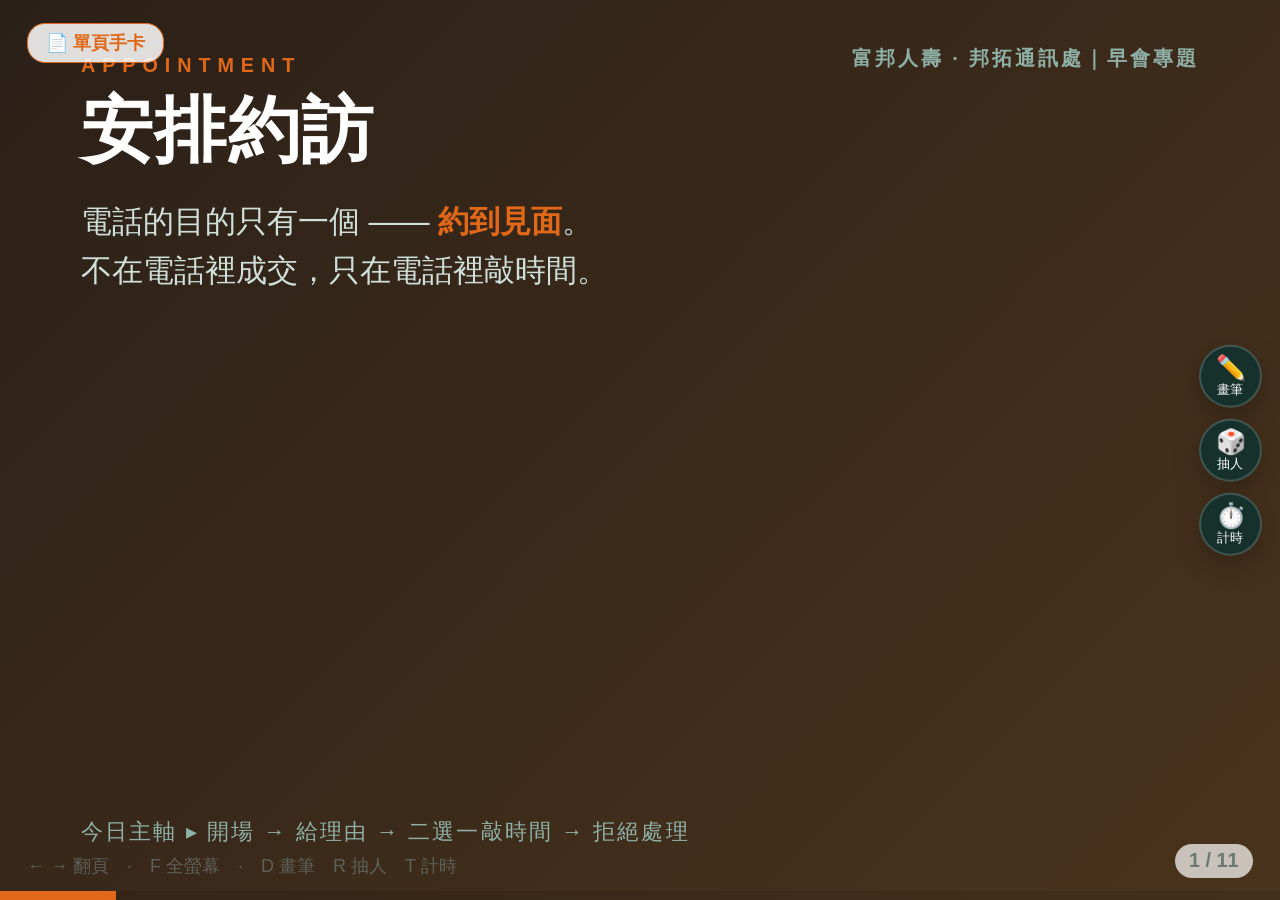
<file: tools/appointment-setting/index.html>
<!DOCTYPE html>
<html lang="zh-Hant">
<head>
<meta charset="UTF-8">
<meta name="viewport" content="width=device-width, initial-scale=1.0">
<title>安排約訪 — 早會專題</title>
<link rel="stylesheet" href="../cockpit/cockpit.css">
<!-- 安排約訪：活力橙，與緣故金、陌生藍區隔 -->
<style>
  :root{ --accent:#e06818; --accent-soft:#f7ddc3; }
  .slide.dark{ background:linear-gradient(135deg,#2b2018 0%,#4a331c 100%); }
</style>
</head>
<body>

<div id="stage">

  <!-- 1 封面 -->
  <section class="slide dark active">
    <div class="brand">富邦人壽 · 邦拓通訊處｜早會專題</div>
    <div class="kicker">Appointment</div>
    <h1>安排約訪</h1>
    <p class="sub">電話的目的只有一個 —— <b style="color:var(--accent)">約到見面</b>。<br>不在電話裡成交，只在電話裡敲時間。</p>
    <div class="foot">今日主軸 ▸ 開場 → 給理由 → 二選一敲時間 → 拒絕處理</div>
  </section>

  <!-- 2 為什麼 -->
  <section class="slide">
    <div class="brand">安排約訪</div>
    <div class="kicker">Why</div>
    <h2>為什麼「約訪」是關鍵一步</h2>
    <ul class="points">
      <li><b>開發與成交之間的橋</b>　名單再多，約不到見面就無法前進。</li>
      <li><b>約到見面，成功一半</b>　面對面才有溫度、才能完整說明與經營信任。</li>
      <li><b>電話只做一件事</b>　敲時間地點；商品、保費、細節都留到見面談。</li>
      <li><b>量大就穩</b>　約訪是機率，打得夠多、約得夠勤，見面自然排滿。</li>
    </ul>
  </section>

  <!-- 3 心態 -->
  <section class="slide">
    <div class="brand">安排約訪</div>
    <div class="kicker">Mindset</div>
    <h2>先把心態擺正</h2>
    <div class="grid2">
      <div class="box cross">
        <div class="h">✕ 卡住的想法</div>
        <div class="t">「打電話約人好像在求人、怕被拒絕、怕打擾對方。」</div>
      </div>
      <div class="box tick">
        <div class="h">✓ 換個角度</div>
        <div class="t">「我是提供一次有價值的會面邀請，見不見面由對方決定。」</div>
      </div>
    </div>
    <div class="quote">
      約訪不是求人，是邀請對方了解一件對他有幫助的事。<br>被拒絕只代表「這次時間不巧」，不是否定你。
      <span class="who">— 拿起電話，就是拿起機會</span>
    </div>
  </section>

  <!-- 4 流程總覽 -->
  <section class="slide">
    <div class="brand">安排約訪</div>
    <div class="kicker">Flow</div>
    <h2>約訪電話四步驟</h2>
    <div class="steps">
      <div class="step">
        <div class="num">1</div>
        <div class="tag">開場</div>
        <h3>表明身分</h3>
        <p>簡短、有精神地報上自己與（若有）介紹人。</p>
      </div>
      <div class="step">
        <div class="num">2</div>
        <div class="tag">給理由</div>
        <h3>說明來意</h3>
        <p>給一個「值得見面」的理由，不是「賣保險」。</p>
      </div>
      <div class="step focus">
        <div class="num">3</div>
        <div class="tag">核心 ★</div>
        <h3>二選一敲時間</h3>
        <p>不問「有沒有空」，問「哪個時間方便」。</p>
      </div>
    </div>
  </section>

  <!-- 5 開場 -->
  <section class="slide">
    <div class="brand">Step 1</div>
    <div class="kicker">Step 1 · 開場 30 秒</div>
    <h2>開場，30 秒定調</h2>
    <ul class="points">
      <li><b>報上身分</b>　「您好，我是富邦人壽的 ___，」語氣有精神、不含糊。</li>
      <li><b>有介紹人先講</b>　「我是 ___ 介紹的」——轉介紹的信任要立刻用上。</li>
      <li><b>先確認方便講話</b>　「現在方便講一分鐘電話嗎？」尊重對方當下。</li>
      <li><b>簡短、不囉嗦</b>　開場越乾淨俐落，對方越願意聽下去。</li>
    </ul>
  </section>

  <!-- 6 給理由 -->
  <section class="slide">
    <div class="brand">Step 2</div>
    <div class="kicker">Step 2 · 給見面的理由</div>
    <h2>給一個「值得見面」的理由</h2>
    <ul class="points">
      <li><b>不是「賣保險」</b>　是「分享一個觀念」「免費幫你檢視保單」「最新的資訊」。</li>
      <li><b>對他有關</b>　連結對方的身分：剛成家、剛換工作、有小孩、要退休。</li>
      <li><b>低壓力</b>　「只是給你參考，用不用得到你自己決定。」</li>
      <li><b>好奇勝過說服</b>　讓對方覺得「聽聽看也不虧」，就有見面機會。</li>
    </ul>
  </section>

  <!-- 7 二選一敲時間（核心）-->
  <section class="slide">
    <div class="brand">Step 3 ★</div>
    <div class="kicker">Step 3 · 今日核心</div>
    <h2>二選一，把時間敲下來</h2>
    <p class="big" style="margin-bottom:2vmin">不要問「有沒有空」，要問「<b style="color:var(--accent)">哪個時間方便</b>」。</p>
    <ul class="points">
      <li><b>給兩個選項</b>　「週三晚上，還是週六下午方便？」讓對方在「何時見」裡選。</li>
      <li><b>先大後小</b>　先敲哪一天，再敲幾點，最後確認地點。</li>
      <li><b>約定就複述</b>　「好，那我們週六下午三點，在您公司樓下咖啡廳。」收尾確認。</li>
    </ul>
  </section>

  <!-- 8 拒絕處理 -->
  <section class="slide">
    <div class="brand">安排約訪</div>
    <div class="kicker">Objections</div>
    <h2>電話裡常見的三種推辭</h2>
    <div class="three-q">
      <div class="q"><span>1</span><div>「<b>沒興趣</b>」→「沒關係，很多朋友一開始也這麼說，就當多認識一個資訊，見面 20 分鐘，用不到也沒損失。」</div></div>
      <div class="q"><span>2</span><div>「<b>沒時間</b>」→「我知道你忙，所以才先約，時間你挑，週間晚上或假日都行，我配合你。」</div></div>
      <div class="q"><span>3</span><div>「<b>電話講就好</b>」→「電話講不清楚，怕耽誤你更久；見面 20 分鐘反而最省時，你看這週哪天方便？」</div></div>
    </div>
  </section>

  <!-- 9 完整話術範例 -->
  <section class="slide">
    <div class="brand">安排約訪</div>
    <div class="kicker">Script</div>
    <h2>完整約訪話術</h2>
    <div class="quote">
      「___ 您好，我是富邦人壽的 ___，是 ___ 介紹的。<br>
      現在方便講一分鐘嗎？我最近在幫朋友做免費的保障觀念分享，<br>
      想找你喝杯咖啡、順便聊聊，<b>週三晚上還是週六下午方便？</b>」
      <span class="who">— 開場＋理由＋二選一，一氣呵成</span>
    </div>
    <ul class="points" style="margin-top:1vmin">
      <li>陌生名單：把「介紹的」換成「在 ___ 活動認識的」</li>
      <li>全程<b>不談保費、不談商品</b>，只把「時間、地點」敲定</li>
    </ul>
  </section>

  <!-- 10 今日行動 -->
  <section class="slide">
    <div class="brand">Action</div>
    <div class="kicker">Take Action</div>
    <h2>今天散會前，做三件事</h2>
    <div class="action">
      <div class="h">TODAY ACTION</div>
      <ul>
        <li>① 從名單挑出<b>本週要約訪的 10 位</b>，寫下來</li>
        <li>② 把<b>「二選一敲時間」練熟</b>，對著鏡子講三遍</li>
        <li>③ <b>今天就打 3 通</b>約訪電話，目標各約到 1 個見面</li>
      </ul>
    </div>
  </section>

  <!-- 11 結語 -->
  <section class="slide dark">
    <div class="brand">富邦人壽 · 邦拓通訊處</div>
    <div class="kicker">Remember</div>
    <h1 style="font-size:6.5vmin">拿起電話，<br>就是拿起機會。</h1>
    <p class="sub">電話不成交，只敲時間；<br>約到見面，就成功了一半。</p>
    <div class="foot">早會專題 · 安排約訪 · 完</div>
  </section>

</div>

<script>
  window.COCKPIT_CONFIG = { seatMin:1, seatMax:30, timerDefault:3, handout:'handout.html' };
</script>
<script src="../cockpit/cockpit.js"></script>
</body>
</html>
</file>
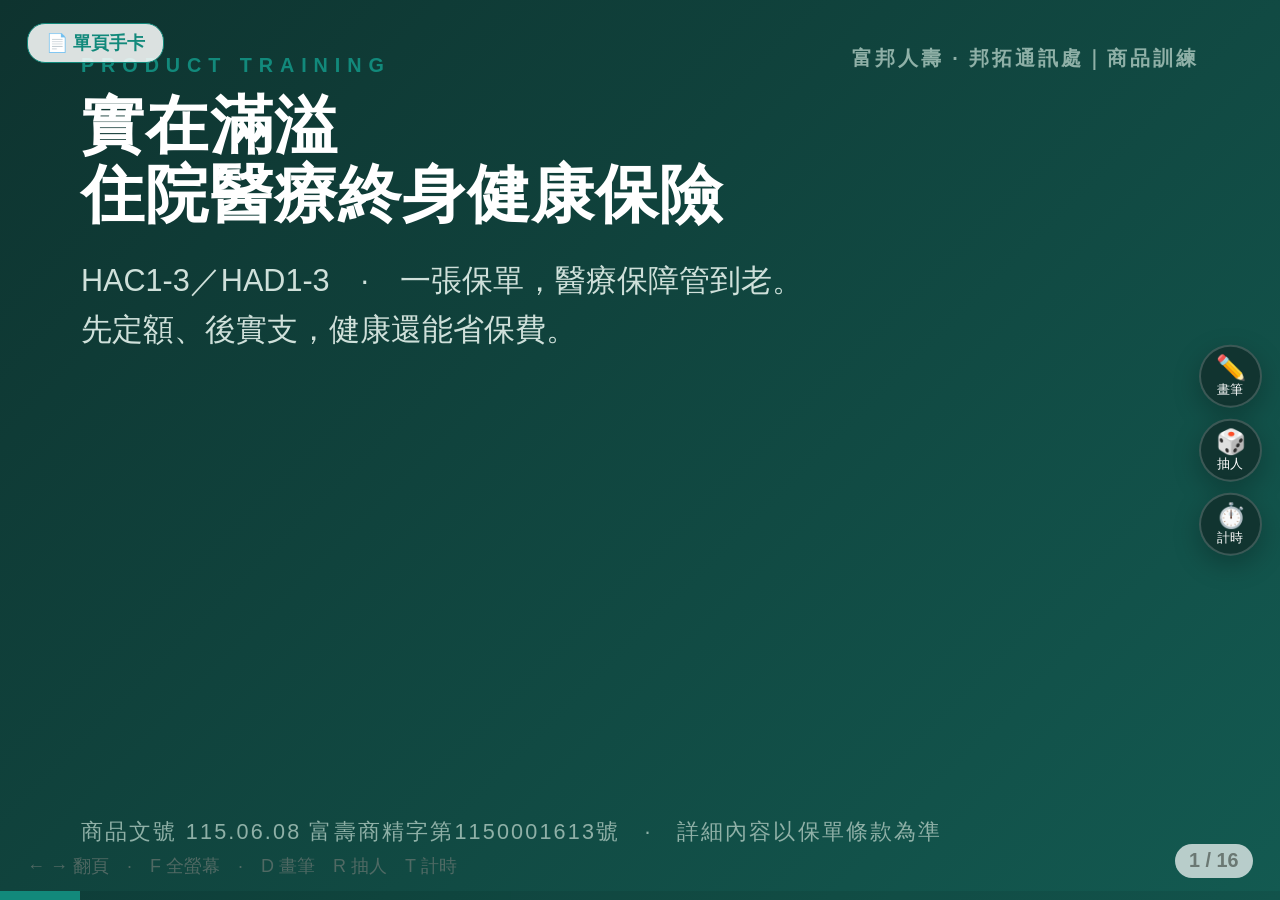
<file: tools/hac-manyi/index.html>
<!DOCTYPE html>
<html lang="zh-Hant">
<head>
<meta charset="UTF-8">
<meta name="viewport" content="width=device-width, initial-scale=1.0">
<title>實在滿溢 住院醫療終身健康保險 — 商品訓練</title>
<link rel="stylesheet" href="../cockpit/cockpit.css">
<!-- 商品訓練：醫療綠，與早會系列（金/藍/橙）區隔 -->
<style>
  :root{ --accent:#12897b; --accent-soft:#cfe9e4; }
  .slide.dark{ background:linear-gradient(135deg,#0e332f 0%,#135a51 100%); }
  /* 給付對照小表 */
  .ptable{width:100%;border-collapse:collapse;margin-top:1vmin;font-size:2.5vmin}
  .ptable th,.ptable td{border:1px solid var(--line);padding:1.4vmin 1.8vmin;text-align:left}
  .ptable th{background:var(--accent);color:#fff;font-weight:700}
  .ptable td b{color:var(--ink)}
  .ptable tr:nth-child(even) td{background:#f4faf8}
</style>
</head>
<body>

<div id="stage">

  <!-- 1 封面 -->
  <section class="slide dark active">
    <div class="brand">富邦人壽 · 邦拓通訊處｜商品訓練</div>
    <div class="kicker">Product Training</div>
    <h1 style="font-size:7vmin">實在滿溢<br>住院醫療終身健康保險</h1>
    <p class="sub">HAC1-3／HAD1-3　·　一張保單，醫療保障管到老。<br>先定額、後實支，健康還能省保費。</p>
    <div class="foot">商品文號 115.06.08 富壽商精字第1150001613號　·　詳細內容以保單條款為準</div>
  </section>

  <!-- 2 為什麼客戶需要 -->
  <section class="slide">
    <div class="brand">實在滿溢</div>
    <div class="kicker">Why</div>
    <h2>客戶的醫療缺口，越老越大</h2>
    <ul class="points">
      <li><b>超高齡社會</b>　國人平均每人每年醫療支出已達 <b>80,719 元</b>且持續攀升（衛福部 113 年）。</li>
      <li><b>老了花更多</b>　60 歲以上每次住院平均醫療支出 <b>83,051 元</b>，遠高於青壯族群。</li>
      <li><b>自費醫材貴</b>　人工膝關節約 20~30 萬、心臟支架約 4~15 萬、質子/重粒子放療約 60~150 萬。</li>
      <li><b>健保只保基本</b>　想要好的醫療品質，自費缺口要靠商業保險轉嫁。</li>
    </ul>
    <p class="lead" style="font-size:2.4vmin;color:var(--muted);margin-top:1vmin">資料來源：衛福部/健保署/富邦人壽整理，僅供參考，實際依各醫院公告為準。</p>
  </section>

  <!-- 3 一句話認識 -->
  <section class="slide">
    <div class="brand">實在滿溢</div>
    <div class="kicker">Positioning</div>
    <h2>一句話認識這張保單</h2>
    <p class="big">一張<b style="color:var(--accent)">終身醫療險</b>，用「<b style="color:var(--accent)">醫療雙帳戶</b>」把人生分成兩段：<br>年輕到中壯年<b>先定額給付</b>，高齡後<b>啟動實支實付</b>——<br>剛好貼合「老年醫療費才是高峰」的真實需求。</p>
    <div class="quote" style="font-size:3vmin">
      而且健康就有回饋：打疫苗、做健檢，續期保費還能省。
      <span class="who">— 保障 + 外溢，一次到位</span>
    </div>
  </section>

  <!-- 4 四大特色 -->
  <section class="slide">
    <div class="brand">實在滿溢</div>
    <div class="kicker">4 Features</div>
    <h2>官方四大特色</h2>
    <div class="grid2">
      <div class="box tick"><div class="h">① 醫療雙帳戶</div><div class="t">保障終身；啟動日<b>前、後各有獨立總額上限</b>，分別最高達 <b>750 萬</b>（計劃3）。</div></div>
      <div class="box tick"><div class="h">② 保障分齡 · 先定額後實支</div><div class="t">啟動日前住院、醫材補助、住院/門診手術都有賠；啟動日(含)後轉<b>實支實付</b>。</div></div>
      <div class="box tick"><div class="h">③ 二種啟動日</div><div class="t">保險年齡 <b>75 歲/80 歲</b>兩種，保障至 <b>95/100 歲</b>，依需求靈活選。</div></div>
      <div class="box tick"><div class="h">④ 身故/祝壽保障</div><div class="t">擁有壽險保障；身故或活到 95/100 歲仍生存，給付<b>當年度保險金額</b>。</div></div>
    </div>
  </section>

  <!-- 5 雙階段結構 -->
  <section class="slide">
    <div class="brand">實在滿溢</div>
    <div class="kicker">Structure</div>
    <h2>核心：實支實付「啟動日」把保障分兩段</h2>
    <div class="cycle">
      <div class="node" style="min-width:30vmin">啟動日前（定額型）<br><span style="font-size:2.2vmin;color:var(--muted)">住院/醫材/手術 定額給付</span></div>
      <div class="arrow">→</div>
      <div class="node" style="background:var(--accent);color:#fff;min-width:24vmin">啟動日<br><span style="font-size:2.2vmin">75 或 80 歲</span></div>
      <div class="arrow">→</div>
      <div class="node" style="min-width:30vmin">啟動日後（實支型）<br><span style="font-size:2.2vmin;color:var(--muted)">日額 或 實支實付 二擇一</span></div>
    </div>
    <p class="lead" style="margin-top:3.5vmin;text-align:center;max-width:100%;font-size:3vmin">
      年輕時定額、簡單好理賠；老年時實支、貼合高額自費——<b style="color:var(--accent)">兩個帳戶、各有總額</b>。
    </p>
  </section>

  <!-- 6 啟動前給付 -->
  <section class="slide">
    <div class="brand">Phase 1</div>
    <div class="kicker">啟動日前 · 定額給付</div>
    <h2>啟動日前：五項定額給付（以計劃2）</h2>
    <table class="ptable">
      <tr><th>給付項目</th><th>金額（計劃2）</th><th>重點</th></tr>
      <tr><td><b>住院關懷保險金</b></td><td>10,000 / 次</td><td>同次住院滿 5 日(含)以上</td></tr>
      <tr><td><b>醫材補助保險金</b></td><td>10,000 / 次</td><td>8 大高階醫材，最多 <b>10 次</b></td></tr>
      <tr><td><b>住院手術醫療金</b></td><td>4,000 / 次</td><td>同次住院給付 1 次</td></tr>
      <tr><td><b>門診手術醫療金</b></td><td>1,000 / 次</td><td>同一日給付 1 次</td></tr>
      <tr><td><b>住院前後門診金</b></td><td>500 / 次</td><td>住院前後 2 週內門診</td></tr>
    </table>
    <p class="lead" style="font-size:2.4vmin;color:var(--muted);margin-top:1vmin">醫材補助 8 項：人工水晶體、人工膝/髖關節、心臟支架、心律調節器、心臟瓣膜置換、腦室腹腔分流、心室輔助裝置。各項醫療金總限額 500 萬（計劃2）。</p>
  </section>

  <!-- 7 啟動後給付 -->
  <section class="slide">
    <div class="brand">Phase 2</div>
    <div class="kicker">啟動日後 · 實支實付</div>
    <h2>啟動日後：日額 或 實支，二擇優</h2>
    <ul class="points">
      <li><b>住院醫療日額</b>　2,000 元/日（計劃2）——住院就按日給付。</li>
      <li><b>每日病房費用（實支）</b>　一般病房最高 2,000/日；加護/燒燙傷病房加倍最高 4,000/日（最多 7 日）。</li>
      <li><b>住院醫療暨手術費用（實支）</b>　最高 <b>20 萬/次</b>（計劃2）——轉嫁自費醫材、手術的關鍵。</li>
      <li><b>門診手術醫療費用（實支）</b>　最高 3 萬/次。</li>
    </ul>
    <p class="lead" style="font-size:2.4vmin;color:var(--muted);margin-top:.5vmin">日額型與實支型「二擇優」給付；非健保身分者按約定金額 75% 給付。總限額 500 萬（計劃2）。</p>
  </section>

  <!-- 8 外溢 -->
  <section class="slide">
    <div class="brand">實在滿溢</div>
    <div class="kicker">Vitality · 外溢</div>
    <h2>亮點：健康管理，越健康越省</h2>
    <div class="grid2">
      <div class="box"><div class="h">💉 指定疫苗接種</div><div class="t">11 種指定疫苗任一項，附證明 → 次年續期保費折 <b>1%</b>。</div></div>
      <div class="box"><div class="h">🩺 健康檢查報告</div><div class="t">含身高體重、血壓、血糖、血脂的健檢報告 → 次年續期保費折 <b>1%</b>。</div></div>
    </div>
    <div class="quote" style="font-size:2.8vmin;margin-top:2vmin">
      ⚠️ 正確口徑：<b>健康管理折扣「疫苗＋健檢」合計上限 1%</b>；<br>再加<b>繳費方式</b>（轉帳/信用卡）1%，續期<b style="color:var(--accent)">最多省 2%</b>。
      <span class="who">— 別說成健康折扣 2%，要講清楚兩個 1% 的來源</span>
    </div>
  </section>

  <!-- 9 賣給誰 -->
  <section class="slide">
    <div class="brand">實在滿溢</div>
    <div class="kicker">Target</div>
    <h2>這張保單，賣給誰？</h2>
    <ul class="points">
      <li><b>怕老年醫療費的人</b>　想要一張「管到 95/100 歲」的終身醫療，不怕高齡沒保障。</li>
      <li><b>重視自費醫材品質</b>　在意人工關節、心臟支架、達文西等自費項目要有著落。</li>
      <li><b>注重健康管理的人</b>　本來就固定健檢、打疫苗 → 剛好賺折扣，訴求最有感。</li>
      <li><b>想簡化保單的人</b>　用一張主約涵蓋人生兩階段醫療需求。</li>
    </ul>
    <p class="lead" style="font-size:2.6vmin;color:var(--ink2);margin-top:1vmin">👉 訓練當場：請夥伴各寫下「我手上 3 個最適合的人」。</p>
  </section>

  <!-- 9b 銷售邏輯 · T字帳 -->
  <section class="slide">
    <div class="brand">銷售邏輯</div>
    <div class="kicker">The Concept · 醫療預備金</div>
    <h2>自己存兩三百萬，還是用保險占位？</h2>
    <table class="ptable">
      <tr><th>自己準備醫療預備金</th><th>透過 HAC／HAD 準備</th></tr>
      <tr><td>要先放兩三百萬現金在帳戶</td><td><b>不用一次拿出兩三百萬</b></td></tr>
      <tr><td>錢不能亂動；拿去投資/買房/周轉，風險來時可能就不在了</td><td>用保費建立<b>醫療保障額度</b></td></tr>
      <tr><td>沒生病錢還在，但也可能被別的用途花掉</td><td>沒用到，<b>保費有去有回</b>（身故／祝壽）</td></tr>
      <tr><td>高額自費靠自己的現金扛</td><td>真的用到，<b>啟動保障額度</b>承接自費風險</td></tr>
      <tr><td>心理壓力：我要自己存滿</td><td>心理壓力：我先把風險轉嫁出去</td></tr>
    </table>
    <div class="quote" style="font-size:2.7vmin;margin-top:1.5vmin;max-width:100%">
      「這不是單純買保險，而是用<b style="color:var(--accent)">比較少的準備金</b>，先把未來兩三百萬的<b>醫療風險位置占好</b>。」
    </div>
  </section>

  <!-- 9c 三大關鍵利益 -->
  <section class="slide">
    <div class="brand">銷售邏輯</div>
    <div class="kicker">3 Key Benefits</div>
    <h2>收單三大關鍵利益</h2>
    <ul class="points">
      <li><b>① 保費有去有回</b>　沒用到，透過身故／祝壽相關給付，保費有機會回來——不是「有病才有價值」。</li>
      <li><b>② 實支實付「接棒終身」</b>　一般實支附約多只續保到 75~85 歲；本商品<b>啟動日後（75/80 歲）實支剛好接棒</b>，讓 75 歲後的住院醫療自費也有實支，等於<b>終身實支實付</b>。</li>
      <li><b>③ 每單位醫療帳戶額度大</b>　計劃 1/2/3 各項醫療金總限額 <b>250／500／750 萬</b>，先把醫療風險的位置占好。</li>
    </ul>
  </section>

  <!-- 10 FAB 話術 -->
  <section class="slide">
    <div class="brand">實在滿溢</div>
    <div class="kicker">FAB · 話術</div>
    <h2>怎麼開口：特色 → 好處 → 一句話</h2>
    <div class="three-q">
      <div class="q"><span>雙</span><div><b>醫療雙帳戶</b> →「年輕保障、老了也保障，一張管到老」→「這張最特別的是<b>老年才最需要的實支實付，它幫你留到最後</b>。」</div></div>
      <div class="q"><span>材</span><div><b>醫材補助</b> →「開刀用好一點的自費醫材有補助」→「像換人工關節、放心臟支架，<b>它先給你一筆</b>，你不用那麼省。」</div></div>
      <div class="q"><span>溢</span><div><b>健康外溢</b> →「你本來就會健檢，剛好省保費」→「你顧好健康，<b>公司每年回饋你保費折扣</b>，等於健康有價。」</div></div>
    </div>
  </section>

  <!-- 11 拒絕處理 -->
  <section class="slide">
    <div class="brand">實在滿溢</div>
    <div class="kicker">Objections</div>
    <h2>常見問題，這樣接</h2>
    <ul class="points">
      <li><b>「我已經有醫療險了」</b>　→「很好，這張補的是<b>老年實支＋自費醫材</b>，剛好檢視你現有的有沒有這塊缺口。」</li>
      <li><b>「保費不便宜」</b>　→「它是<b>終身保障</b>，而且健康管理＋繳費方式最多能省 2%；我們可從計劃1/2/3 挑適合的額度。」</li>
      <li><b>「用不到怎麼辦」</b>　→「有身故金與祝壽金，<b>活到 95/100 歲還生存也領當年度保險金額</b>，不是有病才有價值。」</li>
    </ul>
  </section>

  <!-- 12 投保規則 -->
  <section class="slide">
    <div class="brand">實在滿溢</div>
    <div class="kicker">Rules</div>
    <h2>投保規則重點（報件前必記）</h2>
    <ul class="points">
      <li><b>計劃別</b>　計劃 1/2/3（總限額 250/500/750 萬），<b>三擇一、限投保 1 單位</b>。</li>
      <li><b>兩系列</b>　<b>HAC＝75 歲啟動、95 歲屆滿</b>；<b>HAD＝80 歲啟動、100 歲屆滿</b>。</li>
      <li><b>繳費年期</b>　10／20／30 年期；投保年齡依繳期不同（HAC 20 年期 0~50 歲、HAD 20 年期 0~55 歲）。</li>
      <li><b>無解約金</b>　費率已考慮脫退率，本商品<b>無解約金</b>；投保範例 40 歲男 HAC2 計劃2 年繳約 76,130 元。</li>
    </ul>
  </section>

  <!-- 13 合規紅線 -->
  <section class="slide">
    <div class="brand">實在滿溢</div>
    <div class="kicker">Compliance</div>
    <h2>合規紅線（一定要講）</h2>
    <div class="grid2">
      <div class="box cross"><div class="h">✕ 不能這樣</div><div class="t">誇大保障、保證獲利、把「最高」講成「一定領到」、略過除外與限制。</div></div>
      <div class="box tick"><div class="h">✓ 必做</div><div class="t">提供<b>不低於 3 日審閱期</b>、據實說明承保範圍與除外、以<b>保單條款</b>為準。</div></div>
    </div>
    <ul class="points" style="margin-top:1vmin">
      <li>不分紅保單、無紅利；<b>身故給付在特定條件下可能小於年繳保險費總和</b>，須提醒。</li>
      <li>無解約金；解約或不繼續繳費可能不利客戶。附加費用率 12.38%~35.72%。</li>
    </ul>
  </section>

  <!-- 14 行動 + 結語 -->
  <section class="slide dark">
    <div class="brand">富邦人壽 · 邦拓通訊處</div>
    <div class="kicker">Take Action</div>
    <h1 style="font-size:6vmin">先定額、後實支，<br>健康還能省。</h1>
    <p class="sub">今日行動：① 寫下 3 位最適合的客戶　② 練熟一句雙帳戶開口<br>③ 本週約訪 1 位做保單檢視、找出老年實支缺口</p>
    <div class="foot">商品訓練 · 實在滿溢 · 完　｜　詳細內容與限制以保單條款及富邦人壽核保作業為準</div>
  </section>

</div>

<script>
  window.COCKPIT_CONFIG = { seatMin:1, seatMax:30, timerDefault:3, handout:'handout.html' };
</script>
<script src="../cockpit/cockpit.js"></script>
</body>
</html>
</file>
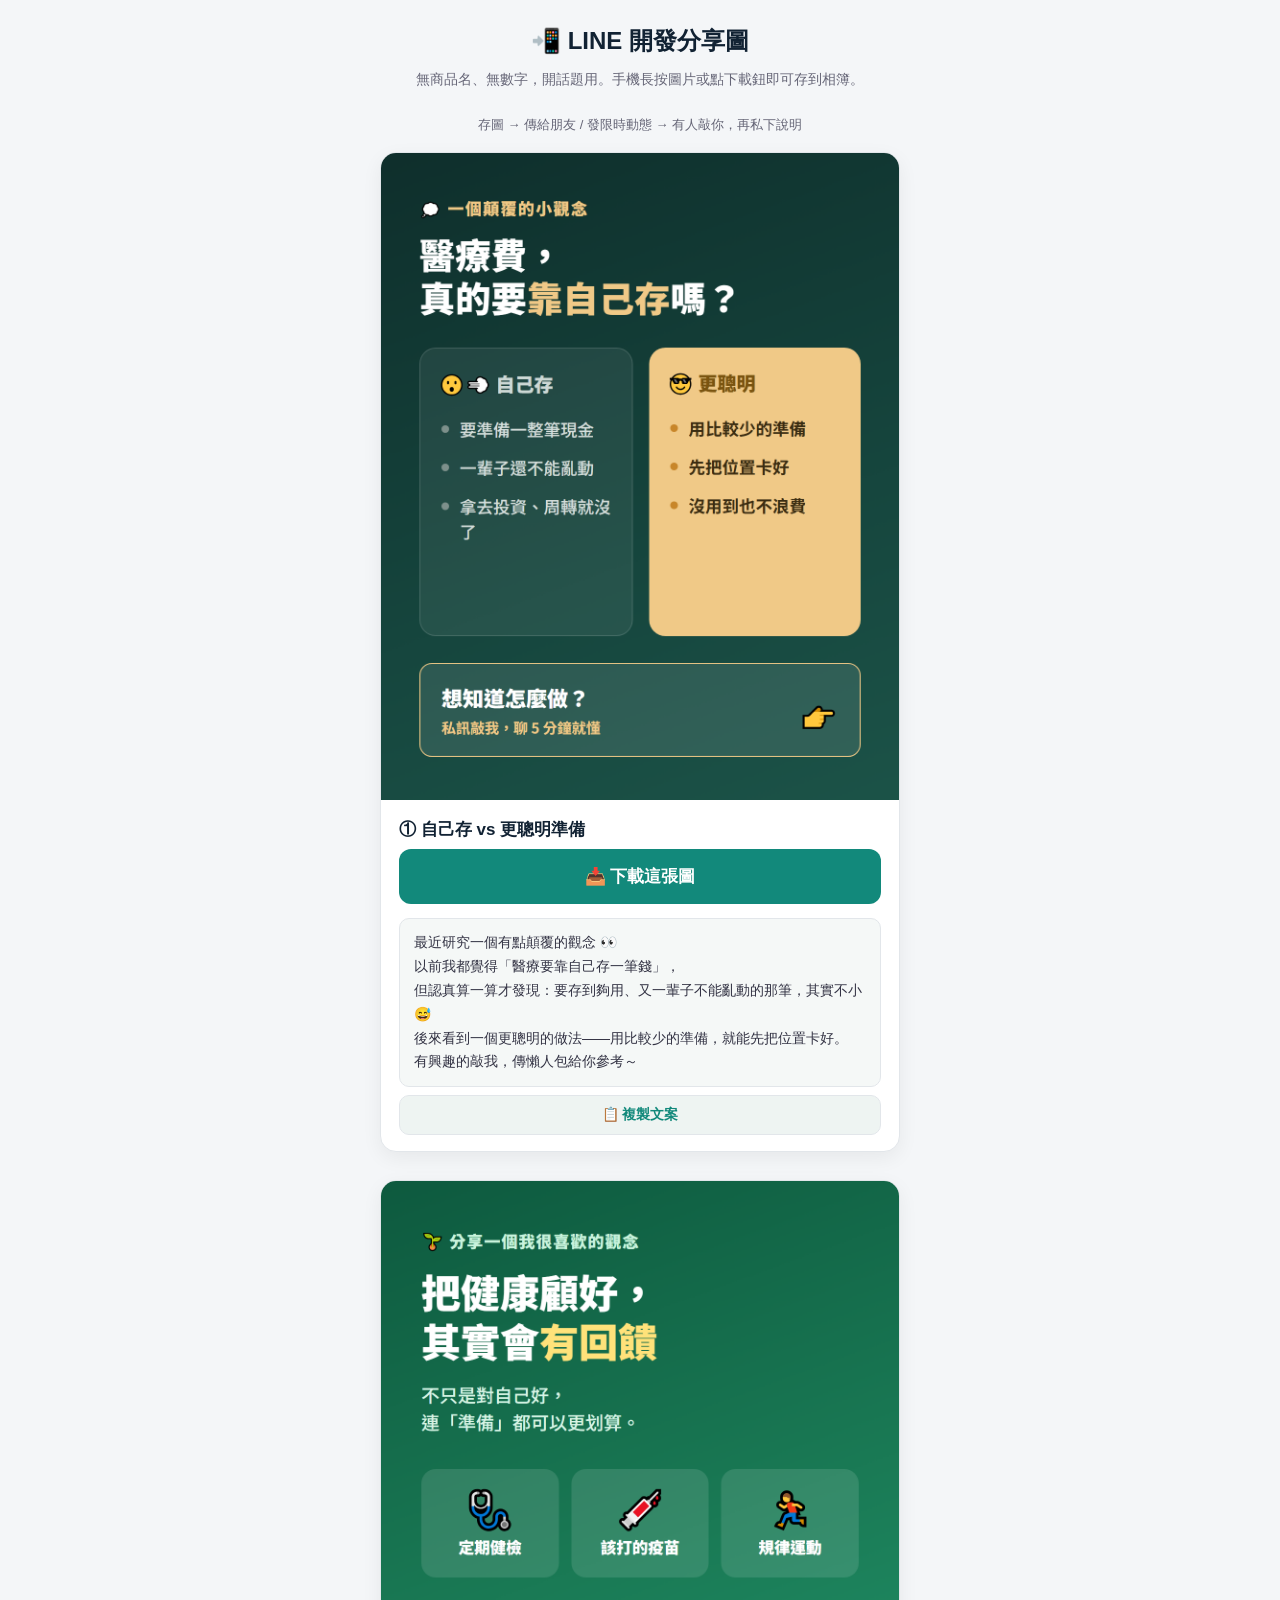
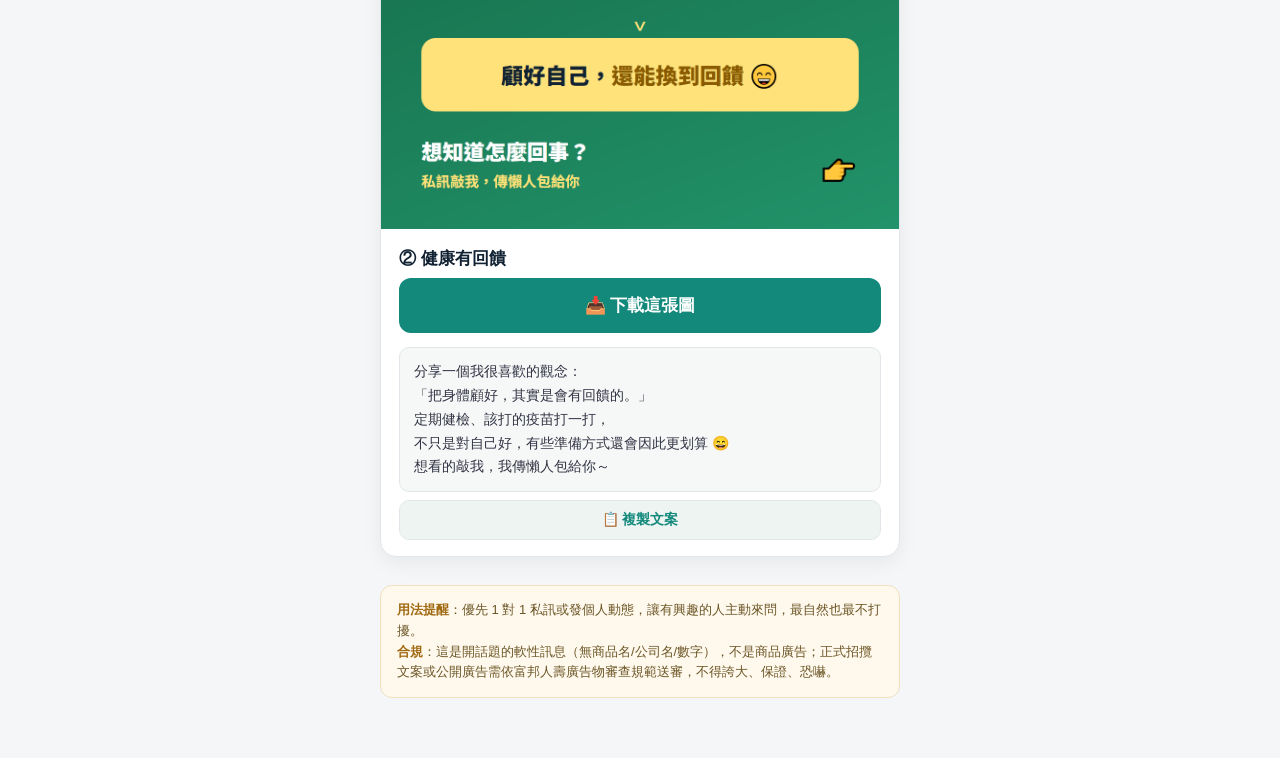
<file: tools/line-teaser/index.html>
<!DOCTYPE html>
<html lang="zh-Hant">
<head>
<meta charset="UTF-8">
<meta name="viewport" content="width=device-width, initial-scale=1.0">
<title>LINE 開發分享圖 — 下載</title>
<style>
  :root{--ink:#123;--muted:#667;--line:#e2e6ea;--accent:#12897b}
  *{box-sizing:border-box;margin:0;padding:0}
  body{font-family:"Noto Sans TC","Microsoft JhengHei",sans-serif;background:#f4f6f8;color:var(--ink);
    line-height:1.6;padding:22px 16px 60px}
  .wrap{max-width:520px;margin:0 auto}
  h1{font-size:24px;font-weight:900;text-align:center}
  .lead{text-align:center;color:var(--muted);font-size:14px;margin:8px 0 24px}
  .card{background:#fff;border:1px solid var(--line);border-radius:16px;overflow:hidden;
    box-shadow:0 6px 20px rgba(0,0,0,.06);margin-bottom:28px}
  .card img{width:100%;display:block}
  .card .body{padding:16px 18px}
  .card h2{font-size:17px;font-weight:800;margin-bottom:6px}
  .dl{display:block;text-align:center;background:var(--accent);color:#fff;text-decoration:none;
    font-size:17px;font-weight:800;padding:14px;border-radius:12px;margin:4px 0 14px}
  .copy{background:#f5f8f7;border:1px solid var(--line);border-radius:10px;padding:12px 14px;
    font-size:14px;color:#334;white-space:pre-wrap;line-height:1.7}
  .copybtn{display:block;width:100%;margin-top:8px;background:#eef4f2;border:1px solid var(--line);
    color:var(--accent);font-size:14px;font-weight:700;padding:10px;border-radius:10px;cursor:pointer}
  .tip{background:#fff8ec;border:1px solid #f0e0c0;border-radius:12px;padding:14px 16px;font-size:13px;color:#6b5626;margin-top:8px}
  .tip b{color:#a06a12}
  .step{font-size:13px;color:var(--muted);text-align:center;margin-bottom:16px}
</style>
</head>
<body>
<div class="wrap">
  <h1>📲 LINE 開發分享圖</h1>
  <p class="lead">無商品名、無數字，開話題用。手機長按圖片或點下載鈕即可存到相簿。</p>
  <p class="step">存圖 → 傳給朋友 / 發限時動態 → 有人敲你，再私下說明</p>

  <!-- Card 1 -->
  <div class="card">
    <img src="card1.png" alt="自己存 vs 更聰明準備">
    <div class="body">
      <h2>① 自己存 vs 更聰明準備</h2>
      <a class="dl" href="card1.png" download="醫療準備-分享圖.png">📥 下載這張圖</a>
      <div class="copy" id="t1">最近研究一個有點顛覆的觀念 👀
以前我都覺得「醫療要靠自己存一筆錢」，
但認真算一算才發現：要存到夠用、又一輩子不能亂動的那筆，其實不小 😅
後來看到一個更聰明的做法——用比較少的準備，就能先把位置卡好。
有興趣的敲我，傳懶人包給你參考～</div>
      <button class="copybtn" onclick="cp('t1',this)">📋 複製文案</button>
    </div>
  </div>

  <!-- Card 2 -->
  <div class="card">
    <img src="card2.png" alt="健康有回饋">
    <div class="body">
      <h2>② 健康有回饋</h2>
      <a class="dl" href="card2.png" download="健康有回饋-分享圖.png">📥 下載這張圖</a>
      <div class="copy" id="t2">分享一個我很喜歡的觀念：
「把身體顧好，其實是會有回饋的。」
定期健檢、該打的疫苗打一打，
不只是對自己好，有些準備方式還會因此更划算 😄
想看的敲我，我傳懶人包給你～</div>
      <button class="copybtn" onclick="cp('t2',this)">📋 複製文案</button>
    </div>
  </div>

  <div class="tip">
    <b>用法提醒</b>：優先 1 對 1 私訊或發個人動態，讓有興趣的人主動來問，最自然也最不打擾。<br>
    <b>合規</b>：這是開話題的軟性訊息（無商品名/公司名/數字），不是商品廣告；正式招攬文案或公開廣告需依富邦人壽廣告物審查規範送審，不得誇大、保證、恐嚇。
  </div>
</div>

<script>
  function cp(id,btn){
    var t=document.getElementById(id).innerText;
    navigator.clipboard.writeText(t).then(function(){
      var o=btn.innerText;btn.innerText='✅ 已複製！';setTimeout(function(){btn.innerText=o;},1500);
    });
  }
</script>
</body>
</html>
</file>
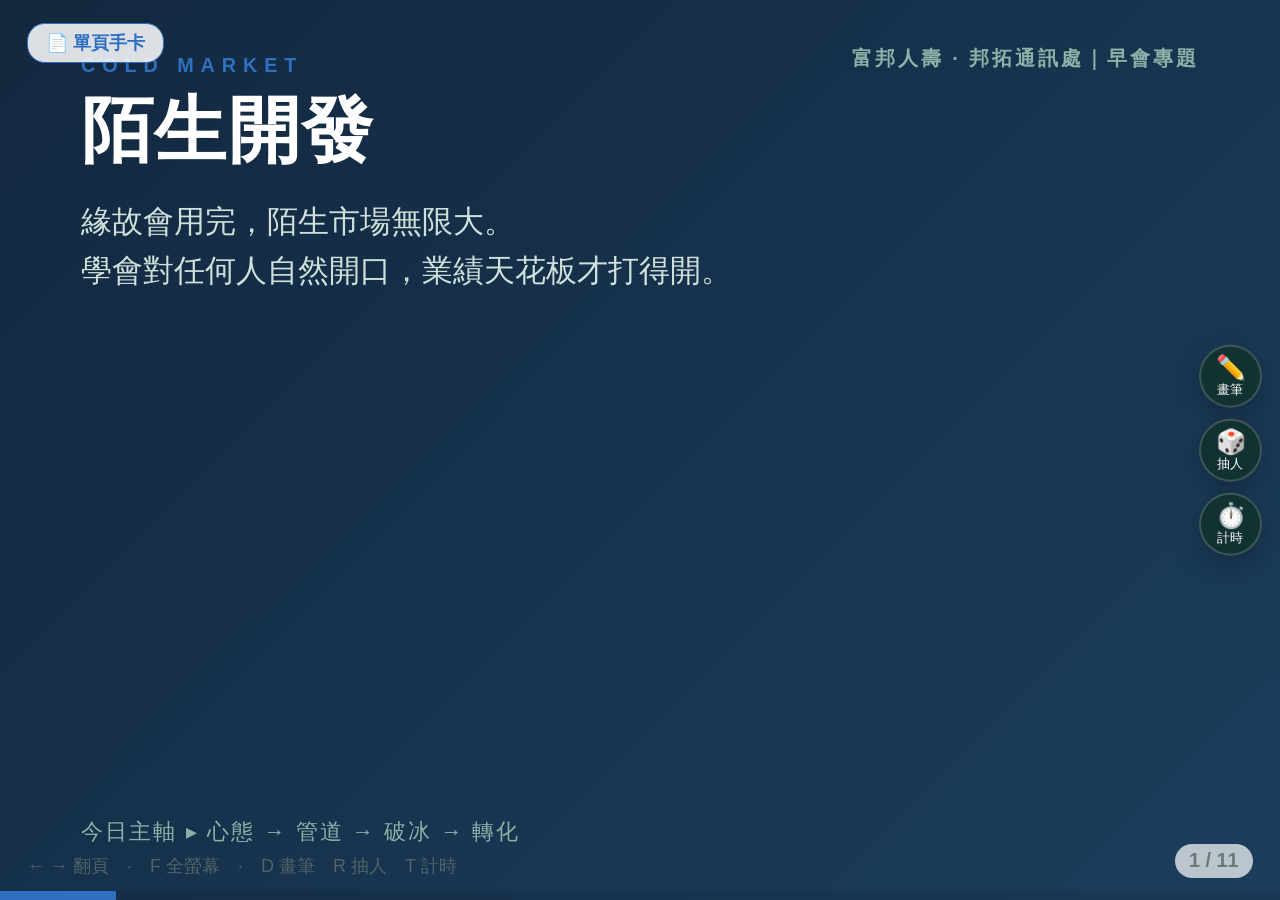
<file: tools/stranger-development/index.html>
<!DOCTYPE html>
<html lang="zh-Hant">
<head>
<meta charset="UTF-8">
<meta name="viewport" content="width=device-width, initial-scale=1.0">
<title>陌生開發 — 早會專題</title>
<link rel="stylesheet" href="../cockpit/cockpit.css">
<!-- 陌生開發改用沉穩藍當強調色，跟緣故開發（琥珀金）區隔 -->
<style>
  :root{ --accent:#2f6fbf; --accent-soft:#d6e4f5; }
  /* 深色封面/結語底色也換成藍，整體識別一致 */
  .slide.dark{ background:linear-gradient(135deg,#12283f 0%,#1c3d5c 100%); }
</style>
</head>
<body>

<div id="stage">

  <!-- 1 封面 -->
  <section class="slide dark active">
    <div class="brand">富邦人壽 · 邦拓通訊處｜早會專題</div>
    <div class="kicker">Cold Market</div>
    <h1>陌生開發</h1>
    <p class="sub">緣故會用完，陌生市場無限大。<br>學會對任何人自然開口，業績天花板才打得開。</p>
    <div class="foot">今日主軸 ▸ 心態 → 管道 → 破冰 → 轉化</div>
  </section>

  <!-- 2 為什麼 -->
  <section class="slide">
    <div class="brand">陌生開發</div>
    <div class="kicker">Why</div>
    <h2>為什麼一定要練陌生開發</h2>
    <ul class="points">
      <li><b>緣故市場會見底</b>　只靠熟人，客源總有用完的一天；陌生開發讓名單源源不絕。</li>
      <li><b>打開業績天花板</b>　突破舒適圈，能力與收入的上限才會跟著往上。</li>
      <li><b>沒有人情包袱</b>　陌生客戶的關係更單純、更專業，成交靠的是信任與需求。</li>
      <li><b>練成真本事</b>　能對任何人開口，你就永遠不缺客戶。</li>
    </ul>
  </section>

  <!-- 3 心態建設 -->
  <section class="slide">
    <div class="brand">陌生開發</div>
    <div class="kicker">Mindset</div>
    <h2>先過自己這一關</h2>
    <div class="grid2">
      <div class="box cross">
        <div class="h">✕ 卡住的想法</div>
        <div class="t">「被拒絕＝我很失敗、很丟臉，不敢再開口。」</div>
      </div>
      <div class="box tick">
        <div class="h">✓ 換個角度</div>
        <div class="t">「拒絕的是當下的『不需要』，不是我這個人。」</div>
      </div>
    </div>
    <div class="quote">
      陌生開發是機率遊戲：接觸夠多、真誠夠久，成交自然發生。<br>關鍵是「持續出現」，不是「一次說服」。
      <span class="who">— 把每次接觸都當成練習，而不是考試</span>
    </div>
  </section>

  <!-- 4 四大管道 -->
  <section class="slide">
    <div class="brand">陌生開發</div>
    <div class="kicker">Channels</div>
    <h2>陌生客戶從哪來？四大管道</h2>
    <ul class="points">
      <li><b>面對面接觸</b>　擺攤、路訪、社區活動、市集、講座、公益服務</li>
      <li><b>社團與興趣圈</b>　運動、宗教、志工、親子、寵物、學習社群，先當朋友再談專業</li>
      <li><b>線上經營</b>　經營個人品牌、分享實用內容，讓陌生人主動來找你（被動開發）</li>
      <li><b>異業合作與轉介</b>　與美髮、健身、房仲等異業互相引薦；服務好的客戶再延伸</li>
    </ul>
  </section>

  <!-- 5 破冰：開口三原則 -->
  <section class="slide">
    <div class="brand">陌生開發</div>
    <div class="kicker">Ice-break</div>
    <h2>破冰第一步：開口三原則</h2>
    <ul class="points">
      <li><b>先給價值，不急著談保險</b>　先幫上忙、先讓對方有收穫，關係才打得開。</li>
      <li><b>真誠的好奇心</b>　對人真的有興趣，多問、多聽，少推銷。</li>
      <li><b>降低對方戒心</b>　不強迫、不留連絡就道謝離開，給對方舒服的空間。</li>
    </ul>
    <div class="quote">
      陌生開發不是「一次把保險賣掉」，<br>是「讓一個陌生人，願意記得你、下次還想聊」。
      <span class="who">— 目標是留下好印象，不是當場成交</span>
    </div>
  </section>

  <!-- 6 多次接觸法則 -->
  <section class="slide">
    <div class="brand">陌生開發</div>
    <div class="kicker">Trust</div>
    <h2>信任，是「接觸」出來的</h2>
    <p class="big" style="margin-bottom:2vmin">陌生 → 熟悉 → 信任 → 需求，<b style="color:var(--accent)">靠的是持續而不打擾的接觸。</b></p>
    <ul class="points">
      <li><b>第 1 次</b>　留下好印象與聯絡方式，不談保險。</li>
      <li><b>第 2～3 次</b>　問候、分享對他有用的資訊，建立「這個人可靠」的印象。</li>
      <li><b>第 4 次之後</b>　關係到位、對方主動聊到需求時，再自然切入專業。</li>
    </ul>
  </section>

  <!-- 7 破冰話術 -->
  <section class="slide">
    <div class="brand">陌生開發</div>
    <div class="kicker">Scripts</div>
    <h2>破冰話術：三種情境</h2>
    <div class="three-q">
      <div class="q"><span>1</span><div><b>擺攤／活動</b>：「您好，我們在做免費的保單健檢，不推銷，就幫大家看看有沒有保錯或重複，要不要花兩分鐘？」</div></div>
      <div class="q"><span>2</span><div><b>社團認識</b>：「上次聽你聊到小孩教育金，我剛好整理過一些資料，改天路過拿給你參考，不用特別安排。」</div></div>
      <div class="q"><span>3</span><div><b>線上私訊</b>：「謝謝你常看我的分享！你之前問的那個問題，我做了個簡單懶人包，方便傳給你嗎？」</div></div>
    </div>
  </section>

  <!-- 8 拒絕處理 -->
  <section class="slide">
    <div class="brand">陌生開發</div>
    <div class="kicker">Objections</div>
    <h2>常見拒絕，這樣接</h2>
    <ul class="points">
      <li><b>「不需要」</b>　→「沒問題，很多人一開始都這樣想。這份資料先給你，哪天用得到再看。」</li>
      <li><b>「沒時間」</b>　→「完全理解，我不佔你時間。加個 LINE，我偶爾分享有用的就好。」</li>
      <li><b>「已經有保險了」</b>　→「那很好！剛好可以幫你免費檢視有沒有重複或缺口，當作二次確認。」</li>
    </ul>
    <div class="quote" style="font-size:3vmin">
      拒絕不是句點，是「這次先到這」。留住關係，就留住未來的機會。
    </div>
  </section>

  <!-- 9 轉化循環 -->
  <section class="slide">
    <div class="brand">陌生開發</div>
    <div class="kicker">The Loop</div>
    <h2>把陌生，養成你的緣故</h2>
    <div class="cycle">
      <div class="node">陌生接觸<br>留好印象</div>
      <div class="arrow">→</div>
      <div class="node">持續問候<br>建立信任</div>
      <div class="arrow">→</div>
      <div class="node">需求浮現<br>專業切入</div>
      <div class="arrow">→</div>
      <div class="node">成交＋轉介<br>變成緣故</div>
    </div>
    <p class="lead" style="margin-top:4vmin;text-align:center;max-width:100%">
      今天的每一個陌生人，都是你明天的緣故名單。
    </p>
  </section>

  <!-- 10 今日行動 -->
  <section class="slide">
    <div class="brand">Action</div>
    <div class="kicker">Take Action</div>
    <h2>今天散會前，做三件事</h2>
    <div class="action">
      <div class="h">TODAY ACTION</div>
      <ul>
        <li>① 選定<b>一個陌生開發管道</b>（擺攤／社團／線上擇一）本週實際行動</li>
        <li>② 練熟<b>一句破冰開口</b>，今天就找 3 個陌生人開口練習</li>
        <li>③ 把接觸到的人<b>加 1 個聯絡方式</b>，開始「持續出現」</li>
      </ul>
    </div>
  </section>

  <!-- 11 結語 -->
  <section class="slide dark">
    <div class="brand">富邦人壽 · 邦拓通訊處</div>
    <div class="kicker">Remember</div>
    <h1 style="font-size:6.5vmin">敢開口，<br>世界就變大。</h1>
    <p class="sub">陌生開發拚的不是口才，是持續與真誠。<br>接觸夠多、留得夠久，成交自然來。</p>
    <div class="foot">早會專題 · 陌生開發 · 完</div>
  </section>

</div>

<script>
  window.COCKPIT_CONFIG = { seatMin:1, seatMax:30, timerDefault:3, handout:'handout.html' };
</script>
<script src="../cockpit/cockpit.js"></script>
</body>
</html>
</file>
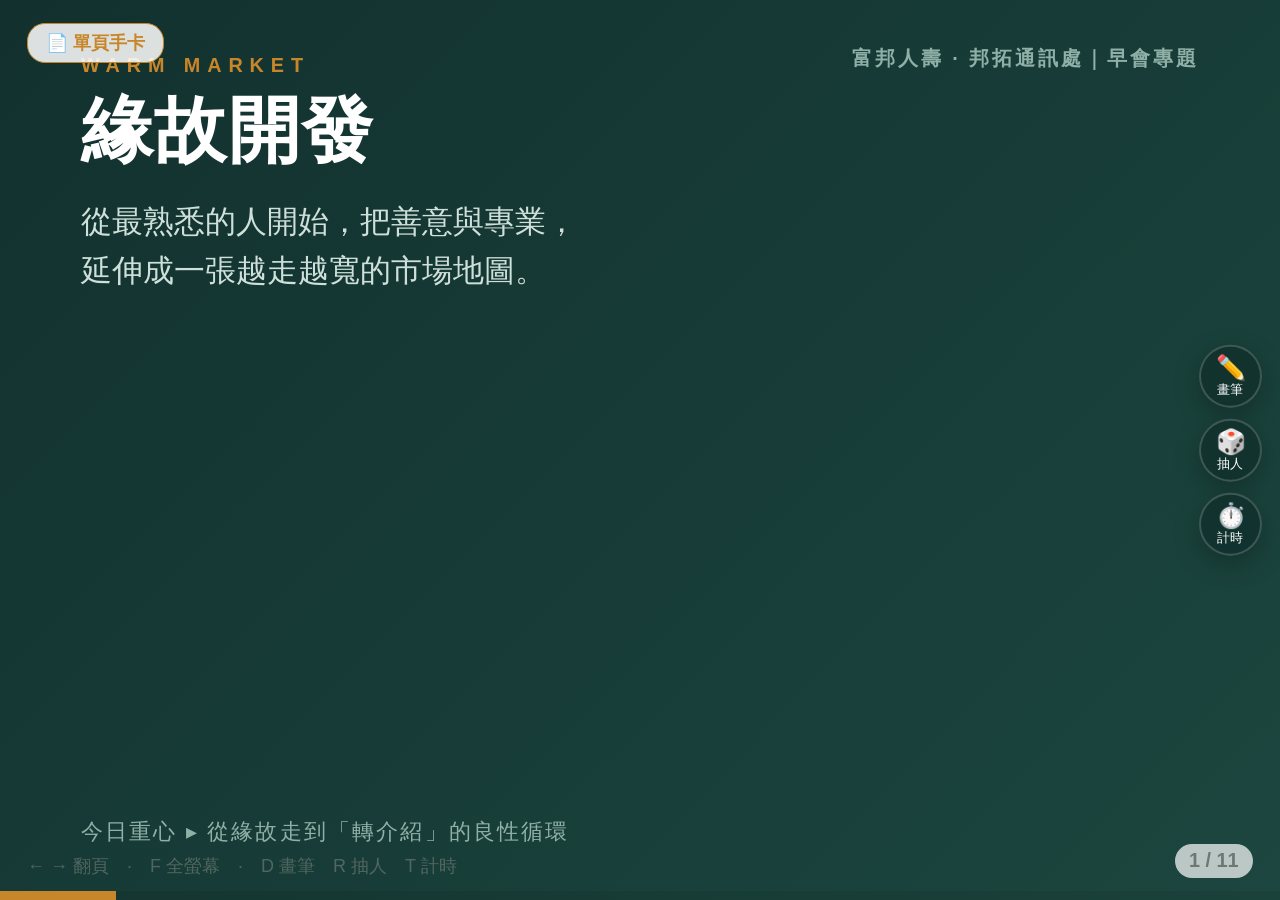
<file: tools/warm-market-development/index.html>
<!DOCTYPE html>
<html lang="zh-Hant">
<head>
<meta charset="UTF-8">
<meta name="viewport" content="width=device-width, initial-scale=1.0">
<title>緣故開發 — 早會專題</title>
<link rel="stylesheet" href="../cockpit/cockpit.css">
</head>
<body>

<div id="stage">

  <!-- 1 封面 -->
  <section class="slide dark active">
    <div class="brand">富邦人壽 · 邦拓通訊處｜早會專題</div>
    <div class="kicker">Warm Market</div>
    <h1>緣故開發</h1>
    <p class="sub">從最熟悉的人開始，把善意與專業，<br>延伸成一張越走越寬的市場地圖。</p>
    <div class="foot">今日重心 ▸ 從緣故走到「轉介紹」的良性循環</div>
  </section>

  <!-- 2 為什麼從緣故 -->
  <section class="slide">
    <div class="brand">緣故開發</div>
    <div class="kicker">Why</div>
    <h2>為什麼從「緣故」開始</h2>
    <ul class="points">
      <li><b>信任是現成的</b>　陌生開發要先建立信任；緣故市場信任已經在，起點高。</li>
      <li><b>成本最低、回饋最快</b>　不用花錢買名單，一通問候就能約到見面。</li>
      <li><b>練功的最佳場域</b>　在願意聽你說的人面前，把觀念與流程練熟。</li>
      <li><b>真正的價值傳遞</b>　你最在乎的人，本來就該優先得到正確的保障規劃。</li>
    </ul>
  </section>

  <!-- 3 心態校準 -->
  <section class="slide">
    <div class="brand">緣故開發</div>
    <div class="kicker">Mindset</div>
    <h2>先把心態校準</h2>
    <div class="grid2">
      <div class="box cross">
        <div class="h">✕ 不是這樣</div>
        <div class="t">「找熟人買保險，好像在消費關係、欠人情。」</div>
      </div>
      <div class="box tick">
        <div class="h">✓ 而是這樣</div>
        <div class="t">「我懂的東西剛好能保護我在乎的人，這是分享，不是打擾。」</div>
      </div>
    </div>
    <div class="quote">
      我們提供的是「有沒有需要」的專業判斷，<br>決定權永遠交還給對方。
      <span class="who">— 這就是緣故開發的倫理底線</span>
    </div>
  </section>

  <!-- 4 三步驟總覽 -->
  <section class="slide">
    <div class="brand">緣故開發</div>
    <div class="kicker">Flow</div>
    <h2>緣故開發三步驟</h2>
    <div class="steps">
      <div class="step">
        <div class="num">1</div>
        <div class="tag">盤點</div>
        <h3>列出名單</h3>
        <p>系統性寫下所有認識的人，先不預設「他會不會需要」。</p>
      </div>
      <div class="step">
        <div class="num">2</div>
        <div class="tag">約訪</div>
        <h3>自然開口</h3>
        <p>以關心與分享為出發點，先約到見面，而不是電話裡就談保險。</p>
      </div>
      <div class="step focus">
        <div class="num">3</div>
        <div class="tag">今日重心 ★</div>
        <h3>轉介紹延伸</h3>
        <p>把服務做好，讓每一位緣故，成為下一批市場的起點。</p>
      </div>
    </div>
  </section>

  <!-- 5 Step1 盤點名單 -->
  <section class="slide">
    <div class="brand">Step 1</div>
    <div class="kicker">Step 1 · 盤點名單</div>
    <h2>用「六大圈」把名單挖出來</h2>
    <ul class="points">
      <li><b>家庭親戚圈</b>　父母、手足、表堂兄弟姊妹、姻親</li>
      <li><b>求學同窗圈</b>　國小到研究所同學、社團、學長姊學弟妹</li>
      <li><b>過往職場圈</b>　前同事、上司下屬、廠商客戶、合作夥伴</li>
      <li><b>生活消費圈</b>　鄰居、美髮、健身、常光顧的店家</li>
      <li><b>興趣社群圈</b>　球隊、宗教、志工、寵物、親子社團</li>
      <li><b>數位聯絡圈</b>　手機通訊錄、LINE、FB 名單逐一過一遍</li>
    </ul>
  </section>

  <!-- 6 Step2 自然約訪 -->
  <section class="slide">
    <div class="brand">Step 2</div>
    <div class="kicker">Step 2 · 自然約訪</div>
    <h2>開口，從「關心」而不是「推銷」</h2>
    <div class="quote">
      「最近好嗎？我剛好轉換到一個新工作，學了很多對家庭財務蠻實用的觀念，<br>
      想找你喝杯咖啡、順便聽聽你的近況，這週末有空嗎？」
      <span class="who">— 目標只有一個：先約到見面</span>
    </div>
    <ul class="points" style="margin-top:2vmin">
      <li>電話／訊息裡<b>不談商品、不談保費</b>，只約時間地點</li>
      <li>給對方<b>二選一</b>：「週三晚上還是週六下午方便？」</li>
      <li>被拒絕很正常，<b>謝謝＋保持關係</b>，未來還有機會</li>
    </ul>
  </section>

  <!-- 7 Step3 轉介紹（重心） -->
  <section class="slide">
    <div class="brand">Step 3 ★</div>
    <div class="kicker">Step 3 · 今日重心</div>
    <h2>把緣故，延伸成轉介紹</h2>
    <p class="big" style="margin-bottom:2vmin">緣故市場會用完，<b style="color:var(--accent)">轉介紹</b>讓它永遠用不完。</p>
    <ul class="points">
      <li><b>前提是「服務先到位」</b>　對方真心覺得被照顧，才會願意介紹人給你。</li>
      <li><b>要引薦，要「主動且具體」地開口</b>　不開口，好口碑也不會自己走出來。</li>
      <li><b>幫對方縮小範圍</b>　問「你身邊有沒有…」比「有沒有人要保險」好開口十倍。</li>
    </ul>
  </section>

  <!-- 8 黃金三問 -->
  <section class="slide">
    <div class="brand">Step 3 ★</div>
    <div class="kicker">Referral · 話術</div>
    <h2>轉介紹「黃金三問」</h2>
    <div class="three-q">
      <div class="q"><span>1</span><div>「今天聊下來，你覺得這個保障觀念<b>對你有幫助嗎？</b>」<br><small style="color:var(--muted);font-size:2.3vmin">— 先確認價值，取得認同</small></div></div>
      <div class="q"><span>2</span><div>「你身邊<b>剛結婚、剛生小孩、或剛換工作</b>的朋友，有沒有想到誰？」<br><small style="color:var(--muted);font-size:2.3vmin">— 給具體情境，幫他想得起來</small></div></div>
      <div class="q"><span>3</span><div>「我不會給對方壓力，只是<b>提供跟給你一樣的分享</b>，方便幫我引薦一下嗎？」<br><small style="color:var(--muted);font-size:2.3vmin">— 降低顧慮，明確請託</small></div></div>
    </div>
  </section>

  <!-- 9 良性循環 -->
  <section class="slide">
    <div class="brand">緣故開發</div>
    <div class="kicker">The Loop</div>
    <h2>轉介紹的良性循環</h2>
    <div class="cycle">
      <div class="node">用心服務<br>緣故客戶</div>
      <div class="arrow">→</div>
      <div class="node">獲得信任<br>與認同</div>
      <div class="arrow">→</div>
      <div class="node">主動請託<br>黃金三問</div>
      <div class="arrow">→</div>
      <div class="node">新名單<br>再次服務</div>
    </div>
    <p class="lead" style="margin-top:4vmin;text-align:center;max-width:100%">
      每一次真誠的服務，都在為下一次的相遇鋪路。
    </p>
  </section>

  <!-- 10 今日行動 -->
  <section class="slide">
    <div class="brand">Action</div>
    <div class="kicker">Take Action</div>
    <h2>今天散會前，做三件事</h2>
    <div class="action">
      <div class="h">TODAY ACTION</div>
      <ul>
        <li>① 用「六大圈」<b>寫滿 30 個緣故名單</b>（先寫名字，不評估）</li>
        <li>② 圈出本週要<b>約訪的 3 位</b>，今天就傳出第一則關心訊息</li>
        <li>③ 對一位已成交的客戶，<b>練習開口黃金三問</b>，要到 1 個引薦</li>
      </ul>
    </div>
  </section>

  <!-- 11 結語 -->
  <section class="slide dark">
    <div class="brand">富邦人壽 · 邦拓通訊處</div>
    <div class="kicker">Remember</div>
    <h1 style="font-size:6.5vmin">緣故，是起點<br>不是終點。</h1>
    <p class="sub">把每一段關係都服務到讓人願意介紹，<br>你的市場，就會一直長大。</p>
    <div class="foot">早會專題 · 緣故開發 · 完</div>
  </section>

</div>

<script>
  window.COCKPIT_CONFIG = { seatMin:1, seatMax:30, timerDefault:3, handout:'handout.html' };
</script>
<script src="../cockpit/cockpit.js"></script>
</body>
</html>
</file>
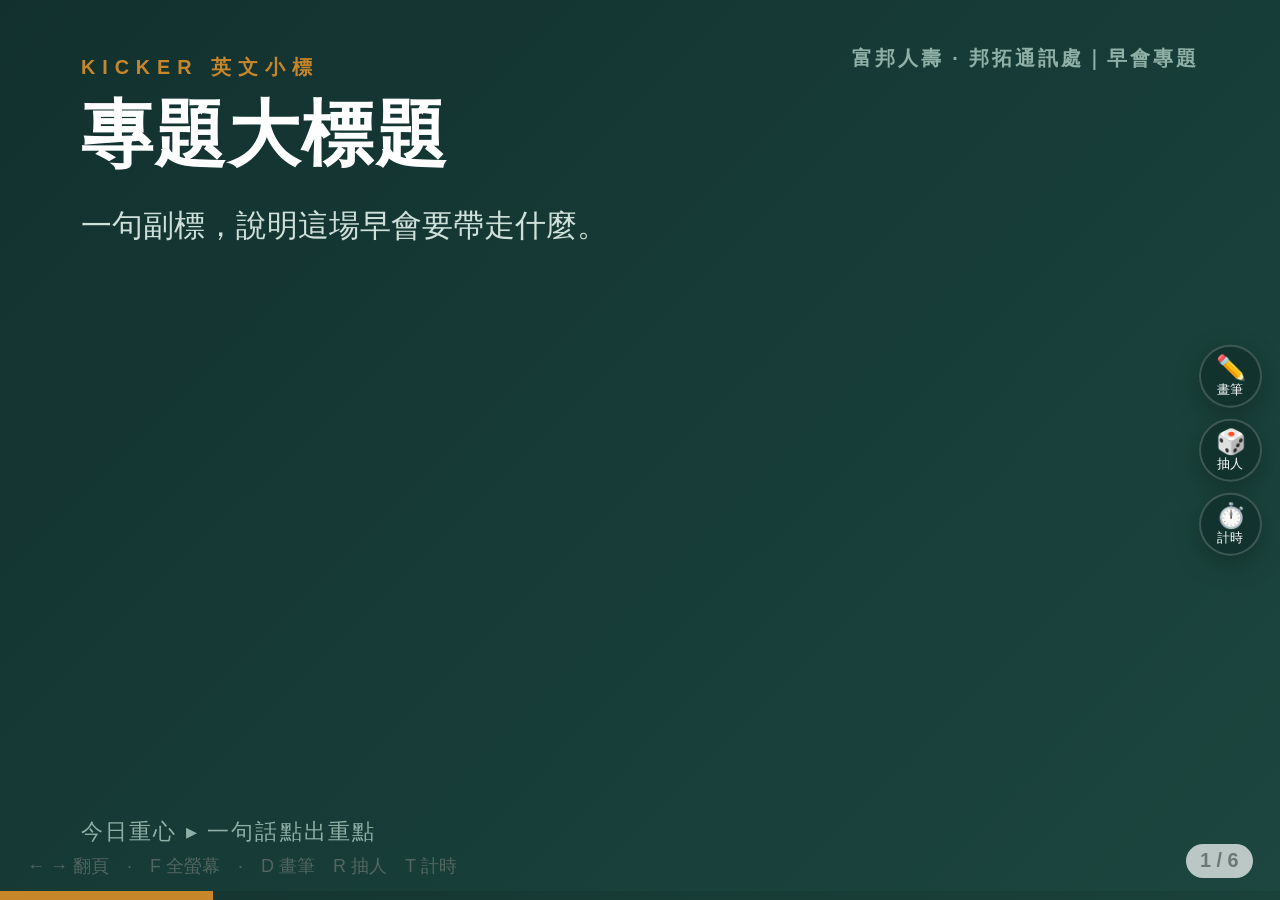
<file: tools/_cockpit/TEMPLATE.html>
<!DOCTYPE html>
<html lang="zh-Hant">
<head>
<meta charset="UTF-8">
<meta name="viewport" content="width=device-width, initial-scale=1.0">
<title>早會專題 — 模板</title>
<!-- 這兩行相對路徑：若本檔在 tools/<你的專題>/index.html，改成 ../_cockpit/... -->
<link rel="stylesheet" href="cockpit.css">
<!-- 想覆寫品牌色，取消下一段註解自訂 --accent / --ink -->
<!-- <style>:root{--accent:#0a5;}</style> -->
</head>
<body>

<!-- 只要寫 #stage 內的 .slide，工具列會自動出現 -->
<div id="stage">

  <!-- 封面（深色） -->
  <section class="slide dark active">
    <div class="brand">富邦人壽 · 邦拓通訊處｜早會專題</div>
    <div class="kicker">Kicker 英文小標</div>
    <h1>專題大標題</h1>
    <p class="sub">一句副標，說明這場早會要帶走什麼。</p>
    <div class="foot">今日重心 ▸ 一句話點出重點</div>
  </section>

  <!-- 條列頁 -->
  <section class="slide">
    <div class="brand">專題名</div>
    <div class="kicker">Why</div>
    <h2>一個標準內頁標題</h2>
    <ul class="points">
      <li><b>重點一</b>　說明文字。</li>
      <li><b>重點二</b>　說明文字。</li>
      <li><b>重點三</b>　說明文字。</li>
    </ul>
  </section>

  <!-- 步驟卡頁（focus 類別＝強調那張） -->
  <section class="slide">
    <div class="brand">專題名</div>
    <div class="kicker">Flow</div>
    <h2>三步驟</h2>
    <div class="steps">
      <div class="step"><div class="num">1</div><div class="tag">階段一</div><h3>標題</h3><p>說明</p></div>
      <div class="step"><div class="num">2</div><div class="tag">階段二</div><h3>標題</h3><p>說明</p></div>
      <div class="step focus"><div class="num">3</div><div class="tag">重心 ★</div><h3>標題</h3><p>說明</p></div>
    </div>
  </section>

  <!-- 對比 / 引言頁 -->
  <section class="slide">
    <div class="brand">專題名</div>
    <div class="kicker">Mindset</div>
    <h2>對比與金句</h2>
    <div class="grid2">
      <div class="box cross"><div class="h">✕ 常見誤解</div><div class="t">誤解內容。</div></div>
      <div class="box tick"><div class="h">✓ 正確認知</div><div class="t">正確內容。</div></div>
    </div>
    <div class="quote">一句想讓大家記住的話。<span class="who">— 出處或註解</span></div>
  </section>

  <!-- 行動頁 + 循環圖 -->
  <section class="slide">
    <div class="brand">Action</div>
    <div class="kicker">Take Action</div>
    <h2>散會前做的事</h2>
    <div class="action"><div class="h">TODAY ACTION</div>
      <ul><li>① 行動一</li><li>② 行動二</li><li>③ 行動三</li></ul>
    </div>
  </section>

  <!-- 結語（深色） -->
  <section class="slide dark">
    <div class="brand">富邦人壽 · 邦拓通訊處</div>
    <div class="kicker">Remember</div>
    <h1 style="font-size:6.5vmin">一句收尾的<br>金句。</h1>
    <p class="sub">副標補充。</p>
    <div class="foot">早會專題 · 完</div>
  </section>

</div>

<!-- 設定（可選）：抽人範圍、計時預設、單頁手卡連結 -->
<script>
  window.COCKPIT_CONFIG = {
    seatMin: 1,
    seatMax: 30,
    timerDefault: 3
    // handout: 'handout.html'   // 有手卡再開這行
  };
</script>
<script src="cockpit.js"></script>
</body>
</html>
</file>
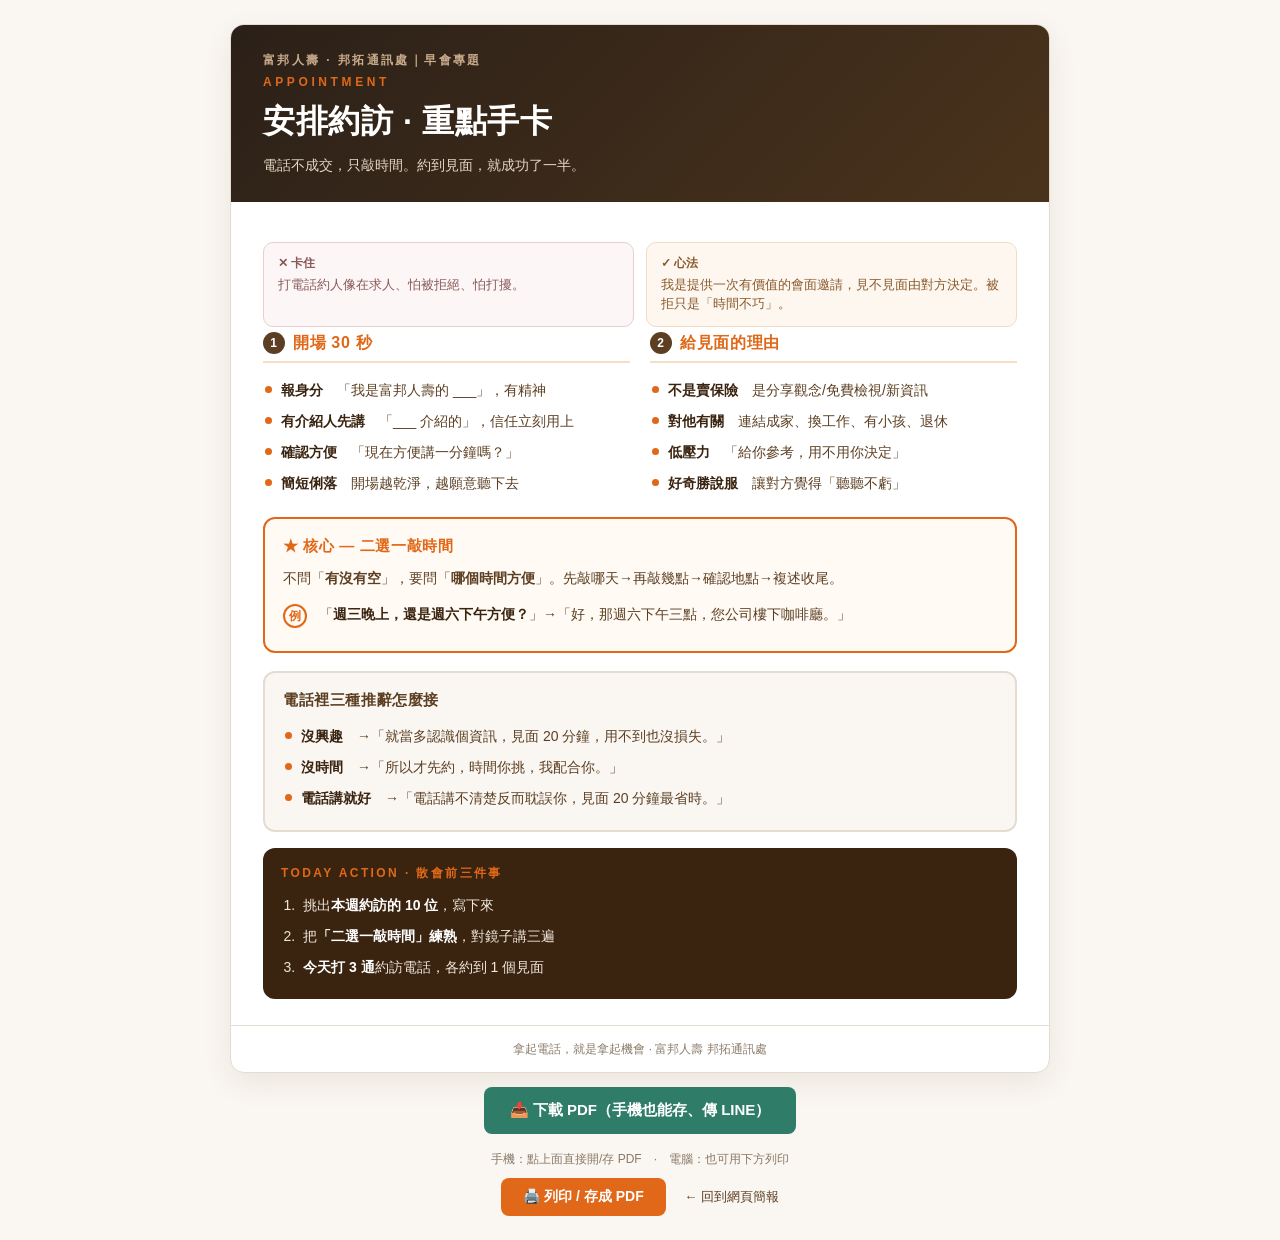
<file: tools/appointment-setting/handout.html>
<!DOCTYPE html>
<html lang="zh-Hant">
<head>
<meta charset="UTF-8">
<meta name="viewport" content="width=device-width, initial-scale=1.0">
<title>安排約訪 — 單頁重點手卡</title>
<style>
  :root{
    --ink:#3a2410;--ink2:#5c3f22;--paper:#faf6f1;--card:#fff;
    --accent:#e06818;--accent-soft:#f7ddc3;--line:#e4dcd1;--muted:#8a7a68;--good:#2f7d68;
  }
  *{box-sizing:border-box;margin:0;padding:0}
  body{
    font-family:"Noto Sans TC","PingFang TC","Microsoft JhengHei",sans-serif;
    background:var(--paper);color:var(--ink);padding:24px;line-height:1.5;
    -webkit-font-smoothing:antialiased;
    -webkit-print-color-adjust:exact;print-color-adjust:exact;
  }
  @page{ size:A4 portrait; margin:8mm; }
  .sheet{max-width:820px;margin:0 auto;background:var(--card);
    border:1px solid var(--line);border-radius:14px;overflow:hidden;
    box-shadow:0 10px 30px rgba(58,36,16,.08)}
  .top{background:linear-gradient(135deg,#2b2018,#4a331c);color:#fff;padding:26px 32px}
  .top .brand{font-size:12px;letter-spacing:.2em;color:#c9ab8c;font-weight:700}
  .top h1{font-size:32px;font-weight:900;margin-top:6px;letter-spacing:.02em}
  .top .kick{color:var(--accent);font-weight:700;letter-spacing:.3em;font-size:12px;margin-top:4px}
  .top .sub{color:#e6d6c3;font-size:14px;margin-top:10px}
  .body{padding:26px 32px}
  .row{display:grid;grid-template-columns:1fr 1fr;gap:20px}
  h2{font-size:16px;color:var(--accent);font-weight:800;letter-spacing:.04em;
    border-bottom:2px solid var(--accent-soft);padding-bottom:6px;margin-bottom:12px;
    display:flex;align-items:center;gap:8px}
  h2 .n{background:var(--ink2);color:#fff;width:22px;height:22px;border-radius:50%;
    display:inline-flex;align-items:center;justify-content:center;font-size:12px;flex:none}
  ul{list-style:none}
  li{font-size:14px;color:var(--ink2);padding:5px 0 5px 18px;position:relative}
  li::before{content:"";position:absolute;left:2px;top:11px;width:7px;height:7px;
    border-radius:50%;background:var(--accent)}
  li b{color:var(--ink)}
  .mind{display:flex;gap:12px;margin:14px 0 4px}
  .mind .m{flex:1;border-radius:10px;padding:12px 14px;font-size:13px;line-height:1.45}
  .mind .no{background:#fdf6f6;border:1px solid #e6cfcf;color:#8a5a5a}
  .mind .yes{background:#fdf7f0;border:1px solid #f0dcc4;color:#8a5a2b}
  .mind .m .lab{font-weight:800;font-size:12px;display:block;margin-bottom:4px}
  .focus{background:#fffaf4;border:2px solid var(--accent);border-radius:12px;padding:16px 18px;margin-top:18px}
  .focus .h{font-size:15px;font-weight:800;color:var(--accent);margin-bottom:10px;letter-spacing:.04em}
  .q{display:flex;gap:12px;align-items:flex-start;padding:7px 0;border-bottom:1px dashed var(--line);font-size:14px;color:var(--ink2)}
  .q:last-child{border:none}
  .q .num{flex:none;width:24px;height:24px;border:2px solid var(--accent);color:var(--accent);
    border-radius:50%;font-weight:800;font-size:12px;display:flex;align-items:center;justify-content:center}
  .q b{color:var(--ink)}
  .action{background:var(--ink);color:var(--paper);border-radius:12px;padding:16px 18px;margin-top:16px}
  .action .h{color:var(--accent);font-weight:800;letter-spacing:.2em;font-size:12px;margin-bottom:8px}
  .action ol{margin-left:18px}
  .action li{color:#f0e6da;font-size:14px;list-style:decimal;padding-left:4px}
  .action li::before{display:none}
  .action li b{color:#fff}
  .foot{text-align:center;color:var(--muted);font-size:12px;padding:14px;border-top:1px solid var(--line)}
  .noprint{max-width:820px;margin:14px auto 0;text-align:center}
  .noprint button{background:var(--accent);color:#fff;border:none;padding:10px 22px;border-radius:8px;font-size:14px;font-weight:700;cursor:pointer}
  .noprint a{color:var(--ink2);font-size:13px;margin-left:14px;text-decoration:none}
  .noprint a.dl{display:inline-block;background:var(--good);color:#fff;padding:12px 26px;border-radius:8px;font-size:15px;font-weight:800;margin:0 0 10px 0;text-decoration:none}
  .noprint .hint{display:block;color:var(--muted);font-size:12px;margin-top:6px}
  @media print{
    html{zoom:0.94}
    body{background:#fff;padding:0}
    .sheet{box-shadow:none;border:none;border-radius:0;max-width:100%}
    .noprint{display:none}
  }
  @media (max-width:640px){.row{grid-template-columns:1fr}.mind{flex-direction:column}}
</style>
</head>
<body>

<div class="sheet">
  <div class="top">
    <div class="brand">富邦人壽 · 邦拓通訊處｜早會專題</div>
    <div class="kick">APPOINTMENT</div>
    <h1>安排約訪 · 重點手卡</h1>
    <div class="sub">電話不成交，只敲時間。約到見面，就成功了一半。</div>
  </div>

  <div class="body">

    <div class="mind">
      <div class="m no"><span class="lab">✕ 卡住</span>打電話約人像在求人、怕被拒絕、怕打擾。</div>
      <div class="m yes"><span class="lab">✓ 心法</span>我是提供一次有價值的會面邀請，見不見面由對方決定。被拒只是「時間不巧」。</div>
    </div>

    <div class="row">
      <div>
        <h2><span class="n">1</span>開場 30 秒</h2>
        <ul>
          <li><b>報身分</b>　「我是富邦人壽的 ___」，有精神</li>
          <li><b>有介紹人先講</b>　「___ 介紹的」，信任立刻用上</li>
          <li><b>確認方便</b>　「現在方便講一分鐘嗎？」</li>
          <li><b>簡短俐落</b>　開場越乾淨，越願意聽下去</li>
        </ul>
      </div>
      <div>
        <h2><span class="n">2</span>給見面的理由</h2>
        <ul>
          <li><b>不是賣保險</b>　是分享觀念/免費檢視/新資訊</li>
          <li><b>對他有關</b>　連結成家、換工作、有小孩、退休</li>
          <li><b>低壓力</b>　「給你參考，用不用你決定」</li>
          <li><b>好奇勝說服</b>　讓對方覺得「聽聽不虧」</li>
        </ul>
      </div>
    </div>

    <div class="focus">
      <div class="h">★ 核心 — 二選一敲時間</div>
      <p style="font-size:14px;color:var(--ink2);margin-bottom:8px">不問「<b>有沒有空</b>」，要問「<b>哪個時間方便</b>」。先敲哪天→再敲幾點→確認地點→複述收尾。</p>
      <div class="q"><span class="num">例</span><div>「<b>週三晚上，還是週六下午方便？</b>」→「好，那週六下午三點，您公司樓下咖啡廳。」</div></div>
    </div>

    <div class="focus" style="border-color:var(--line);background:#faf7f2">
      <div class="h" style="color:var(--ink2)">電話裡三種推辭怎麼接</div>
      <ul>
        <li><b>沒興趣</b>　→「就當多認識個資訊，見面 20 分鐘，用不到也沒損失。」</li>
        <li><b>沒時間</b>　→「所以才先約，時間你挑，我配合你。」</li>
        <li><b>電話講就好</b>　→「電話講不清楚反而耽誤你，見面 20 分鐘最省時。」</li>
      </ul>
    </div>

    <div class="action">
      <div class="h">TODAY ACTION · 散會前三件事</div>
      <ol>
        <li>挑出<b>本週約訪的 10 位</b>，寫下來</li>
        <li>把<b>「二選一敲時間」練熟</b>，對鏡子講三遍</li>
        <li><b>今天打 3 通</b>約訪電話，各約到 1 個見面</li>
      </ol>
    </div>

  </div>
  <div class="foot">拿起電話，就是拿起機會 · 富邦人壽 邦拓通訊處</div>
</div>

<div class="noprint">
  <a href="handout.pdf" download class="dl">📥 下載 PDF（手機也能存、傳 LINE）</a>
  <span class="hint">手機：點上面直接開/存 PDF　·　電腦：也可用下方列印</span>
  <div style="margin-top:10px">
    <button onclick="window.print()">🖨️ 列印 / 存成 PDF</button>
    <a href="index.html">← 回到網頁簡報</a>
  </div>
</div>

</body>
</html>
</file>
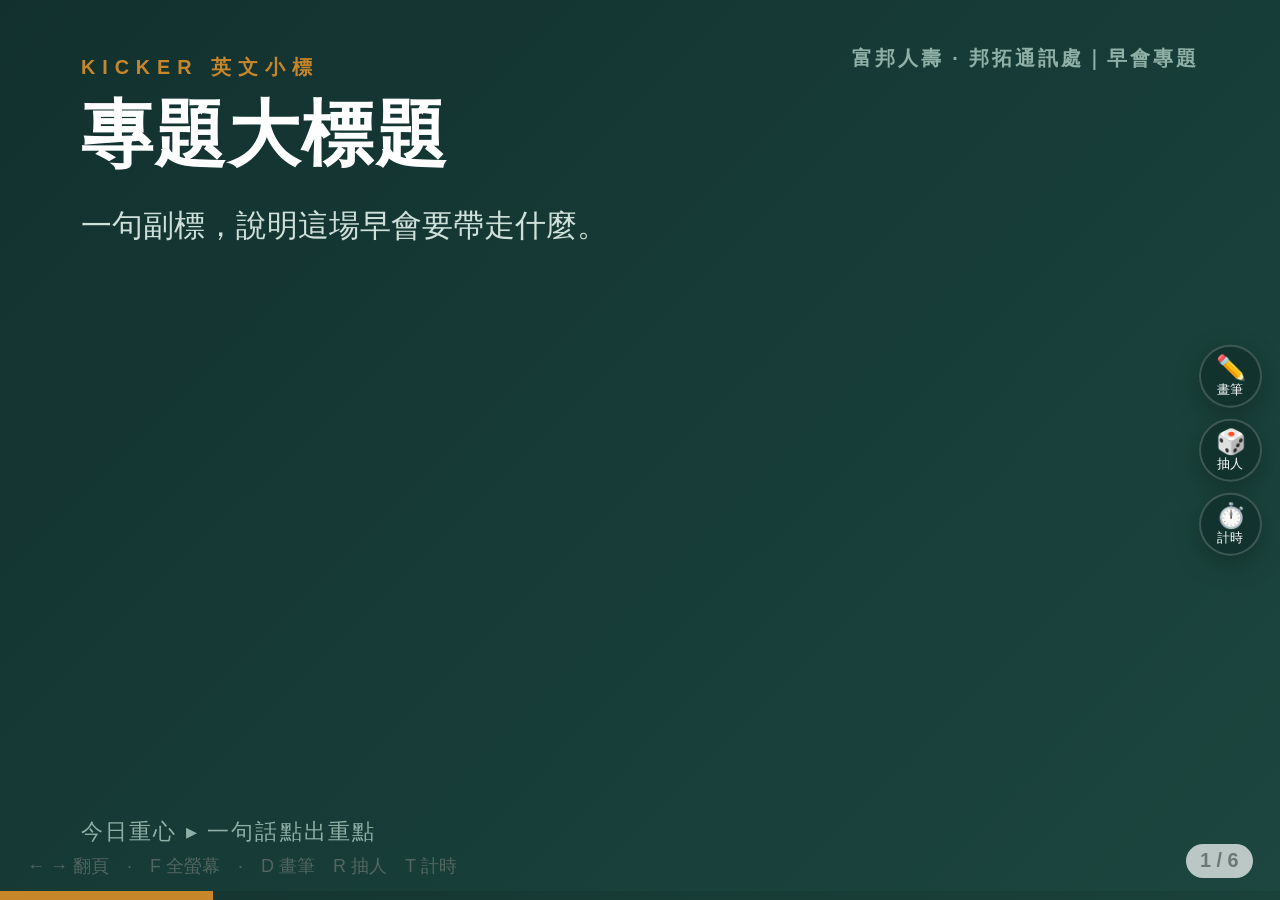
<file: tools/cockpit/TEMPLATE.html>
<!DOCTYPE html>
<html lang="zh-Hant">
<head>
<meta charset="UTF-8">
<meta name="viewport" content="width=device-width, initial-scale=1.0">
<title>早會專題 — 模板</title>
<!-- 這兩行相對路徑：若本檔在 tools/<你的專題>/index.html，改成 ../cockpit/... -->
<link rel="stylesheet" href="cockpit.css">
<!-- 想覆寫品牌色，取消下一段註解自訂 --accent / --ink -->
<!-- <style>:root{--accent:#0a5;}</style> -->
</head>
<body>

<!-- 只要寫 #stage 內的 .slide，工具列會自動出現 -->
<div id="stage">

  <!-- 封面（深色） -->
  <section class="slide dark active">
    <div class="brand">富邦人壽 · 邦拓通訊處｜早會專題</div>
    <div class="kicker">Kicker 英文小標</div>
    <h1>專題大標題</h1>
    <p class="sub">一句副標，說明這場早會要帶走什麼。</p>
    <div class="foot">今日重心 ▸ 一句話點出重點</div>
  </section>

  <!-- 條列頁 -->
  <section class="slide">
    <div class="brand">專題名</div>
    <div class="kicker">Why</div>
    <h2>一個標準內頁標題</h2>
    <ul class="points">
      <li><b>重點一</b>　說明文字。</li>
      <li><b>重點二</b>　說明文字。</li>
      <li><b>重點三</b>　說明文字。</li>
    </ul>
  </section>

  <!-- 步驟卡頁（focus 類別＝強調那張） -->
  <section class="slide">
    <div class="brand">專題名</div>
    <div class="kicker">Flow</div>
    <h2>三步驟</h2>
    <div class="steps">
      <div class="step"><div class="num">1</div><div class="tag">階段一</div><h3>標題</h3><p>說明</p></div>
      <div class="step"><div class="num">2</div><div class="tag">階段二</div><h3>標題</h3><p>說明</p></div>
      <div class="step focus"><div class="num">3</div><div class="tag">重心 ★</div><h3>標題</h3><p>說明</p></div>
    </div>
  </section>

  <!-- 對比 / 引言頁 -->
  <section class="slide">
    <div class="brand">專題名</div>
    <div class="kicker">Mindset</div>
    <h2>對比與金句</h2>
    <div class="grid2">
      <div class="box cross"><div class="h">✕ 常見誤解</div><div class="t">誤解內容。</div></div>
      <div class="box tick"><div class="h">✓ 正確認知</div><div class="t">正確內容。</div></div>
    </div>
    <div class="quote">一句想讓大家記住的話。<span class="who">— 出處或註解</span></div>
  </section>

  <!-- 行動頁 + 循環圖 -->
  <section class="slide">
    <div class="brand">Action</div>
    <div class="kicker">Take Action</div>
    <h2>散會前做的事</h2>
    <div class="action"><div class="h">TODAY ACTION</div>
      <ul><li>① 行動一</li><li>② 行動二</li><li>③ 行動三</li></ul>
    </div>
  </section>

  <!-- 結語（深色） -->
  <section class="slide dark">
    <div class="brand">富邦人壽 · 邦拓通訊處</div>
    <div class="kicker">Remember</div>
    <h1 style="font-size:6.5vmin">一句收尾的<br>金句。</h1>
    <p class="sub">副標補充。</p>
    <div class="foot">早會專題 · 完</div>
  </section>

</div>

<!-- 設定（可選）：抽人範圍、計時預設、單頁手卡連結 -->
<script>
  window.COCKPIT_CONFIG = {
    seatMin: 1,
    seatMax: 30,
    timerDefault: 3
    // handout: 'handout.html'   // 有手卡再開這行
  };
</script>
<script src="cockpit.js"></script>
</body>
</html>
</file>
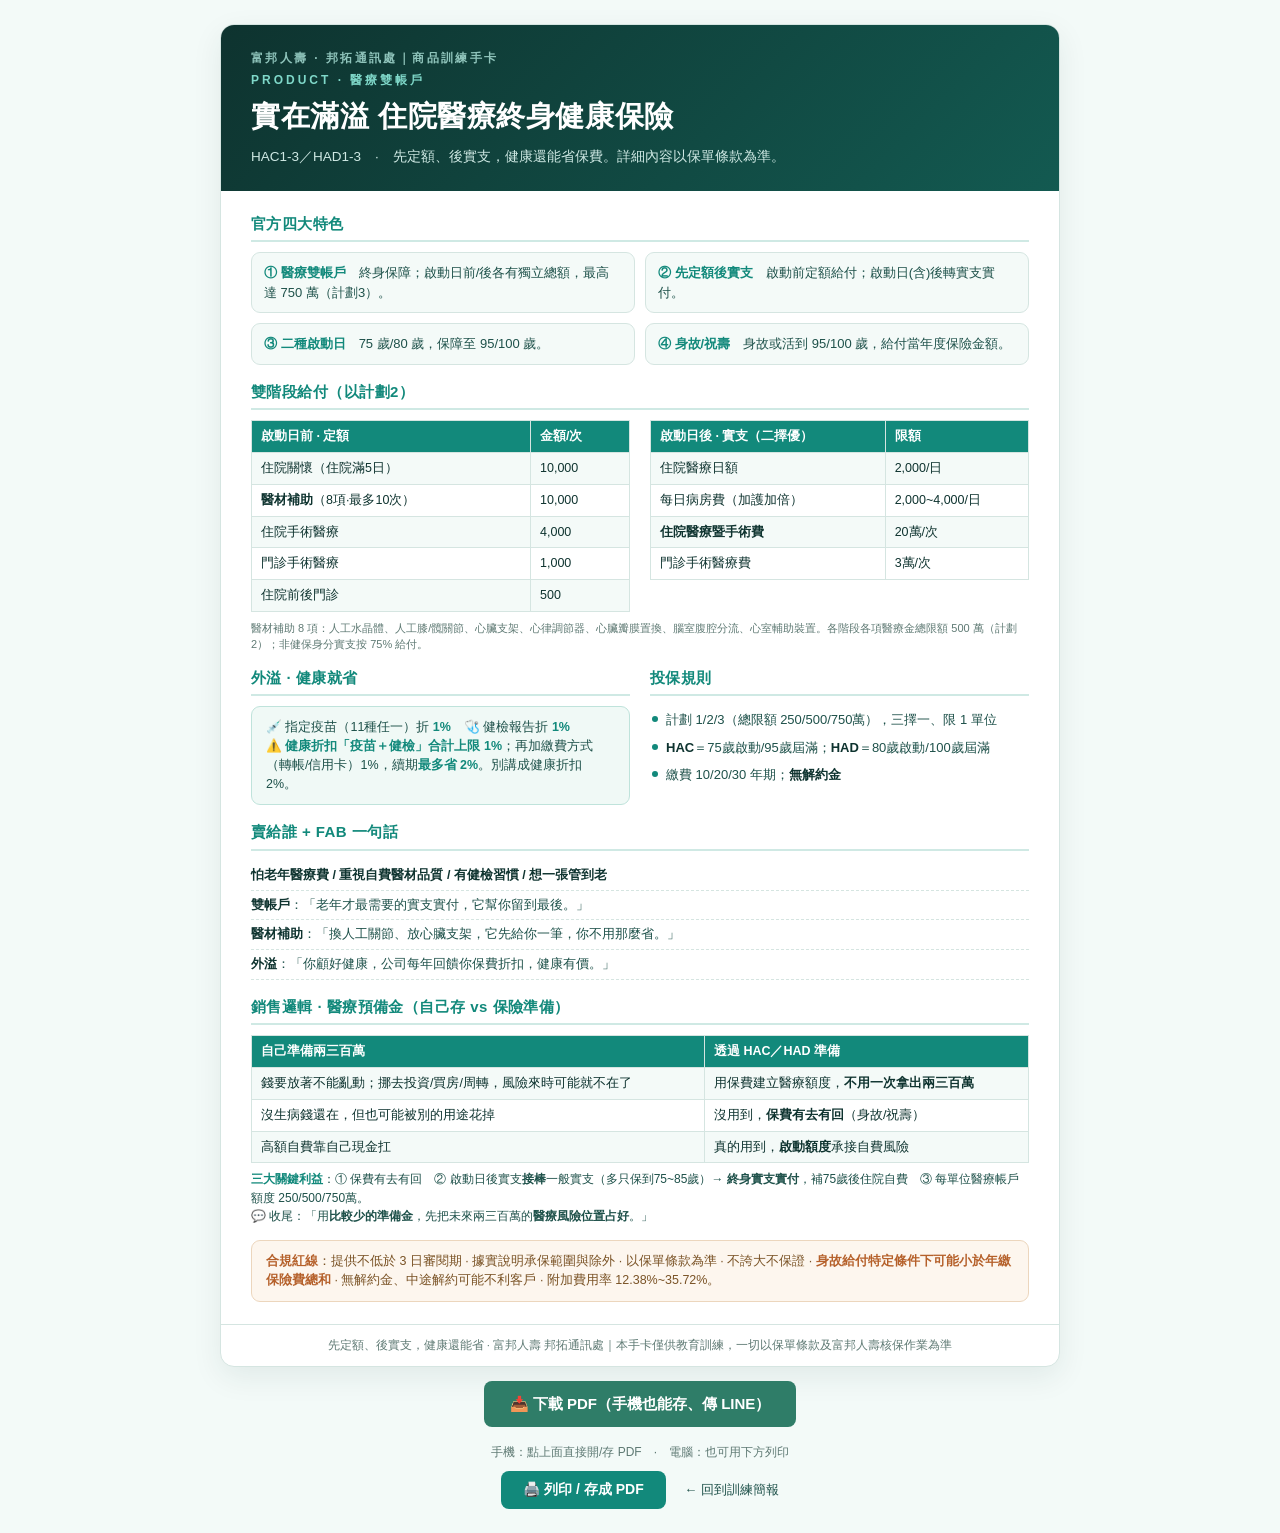
<file: tools/hac-manyi/handout.html>
<!DOCTYPE html>
<html lang="zh-Hant">
<head>
<meta charset="UTF-8">
<meta name="viewport" content="width=device-width, initial-scale=1.0">
<title>實在滿溢 — 商品重點手卡</title>
<style>
  :root{
    --ink:#0e332f;--ink2:#1e514a;--paper:#f3faf8;--card:#fff;
    --accent:#12897b;--accent-soft:#cfe9e4;--line:#d5e5e1;--muted:#5f7a74;--good:#2f7d68;--warn:#b5602a;
  }
  *{box-sizing:border-box;margin:0;padding:0}
  body{
    font-family:"Noto Sans TC","PingFang TC","Microsoft JhengHei",sans-serif;
    background:var(--paper);color:var(--ink);padding:24px;line-height:1.5;
    -webkit-font-smoothing:antialiased;
    -webkit-print-color-adjust:exact;print-color-adjust:exact;
  }
  @page{ size:A4 portrait; margin:8mm; }
  .sheet{max-width:840px;margin:0 auto;background:var(--card);
    border:1px solid var(--line);border-radius:14px;overflow:hidden;
    box-shadow:0 10px 30px rgba(14,51,47,.08)}
  .top{background:linear-gradient(135deg,#0e332f,#135a51);color:#fff;padding:24px 30px}
  .top .brand{font-size:12px;letter-spacing:.2em;color:#8fc4bb;font-weight:700}
  .top h1{font-size:29px;font-weight:900;margin-top:6px;letter-spacing:.02em}
  .top .kick{color:#7fd8c9;font-weight:700;letter-spacing:.25em;font-size:12px;margin-top:4px}
  .top .sub{color:#cfe9e4;font-size:13.5px;margin-top:8px}
  .body{padding:22px 30px}
  h2{font-size:15px;color:var(--accent);font-weight:800;letter-spacing:.03em;
    border-bottom:2px solid var(--accent-soft);padding-bottom:5px;margin:16px 0 10px;
    display:flex;align-items:center;gap:8px}
  h2:first-child{margin-top:0}
  .feat{display:grid;grid-template-columns:1fr 1fr;gap:10px}
  .feat .f{background:#f4faf8;border:1px solid var(--line);border-radius:9px;padding:10px 12px;font-size:13px;color:var(--ink2)}
  .feat .f b{color:var(--accent)}
  table{width:100%;border-collapse:collapse;font-size:12.5px}
  th,td{border:1px solid var(--line);padding:6px 9px;text-align:left}
  th{background:var(--accent);color:#fff;font-weight:700}
  tr:nth-child(even) td{background:#f4faf8}
  td b{color:var(--ink)}
  .two{display:grid;grid-template-columns:1fr 1fr;gap:20px}
  ul{list-style:none}
  li{font-size:13px;color:var(--ink2);padding:4px 0 4px 16px;position:relative}
  li::before{content:"";position:absolute;left:2px;top:10px;width:6px;height:6px;border-radius:50%;background:var(--accent)}
  li b{color:var(--ink)}
  .box{border-radius:9px;padding:11px 14px;font-size:12.5px;line-height:1.5}
  .box.溢{background:#f0f9f6;border:1px solid #bfe3db;color:var(--ink2)}
  .box.溢 b{color:var(--accent)}
  .box.warn{background:#fdf6ee;border:1px solid #ecd6bd;color:#7a5326}
  .box.warn b{color:var(--warn)}
  .fab{font-size:12.5px;color:var(--ink2);padding:5px 0;border-bottom:1px dashed var(--line)}
  .fab:last-child{border:none}
  .fab b{color:var(--ink)}
  .foot{text-align:center;color:var(--muted);font-size:11.5px;padding:12px;border-top:1px solid var(--line)}
  .disc{font-size:11px;color:var(--muted);margin-top:8px;line-height:1.5}
  .noprint{max-width:840px;margin:14px auto 0;text-align:center}
  .noprint button{background:var(--accent);color:#fff;border:none;padding:10px 22px;border-radius:8px;font-size:14px;font-weight:700;cursor:pointer}
  .noprint a{color:var(--ink2);font-size:13px;margin-left:14px;text-decoration:none}
  .noprint a.dl{display:inline-block;background:var(--good);color:#fff;padding:12px 26px;border-radius:8px;font-size:15px;font-weight:800;margin:0 0 10px 0;text-decoration:none}
  .noprint .hint{display:block;color:var(--muted);font-size:12px;margin-top:6px}
  @media print{
    html{zoom:0.96}
    body{background:#fff;padding:0}
    .sheet{box-shadow:none;border:none;border-radius:0;max-width:100%}
    .noprint{display:none}
    table,.box,.feat{break-inside:avoid}      /* 表格/區塊不跨頁斷開 */
    h2{break-after:avoid}
  }
  @media (max-width:640px){.feat,.two{grid-template-columns:1fr}}
</style>
</head>
<body>

<div class="sheet">
  <div class="top">
    <div class="brand">富邦人壽 · 邦拓通訊處｜商品訓練手卡</div>
    <div class="kick">PRODUCT · 醫療雙帳戶</div>
    <h1>實在滿溢 住院醫療終身健康保險</h1>
    <div class="sub">HAC1-3／HAD1-3　·　先定額、後實支，健康還能省保費。詳細內容以保單條款為準。</div>
  </div>

  <div class="body">

    <h2>官方四大特色</h2>
    <div class="feat">
      <div class="f"><b>① 醫療雙帳戶</b>　終身保障；啟動日前/後各有獨立總額，最高達 750 萬（計劃3）。</div>
      <div class="f"><b>② 先定額後實支</b>　啟動前定額給付；啟動日(含)後轉實支實付。</div>
      <div class="f"><b>③ 二種啟動日</b>　75 歲/80 歲，保障至 95/100 歲。</div>
      <div class="f"><b>④ 身故/祝壽</b>　身故或活到 95/100 歲，給付當年度保險金額。</div>
    </div>

    <h2>雙階段給付（以計劃2）</h2>
    <div class="two">
      <div>
        <table>
          <tr><th>啟動日前 · 定額</th><th>金額/次</th></tr>
          <tr><td>住院關懷（住院滿5日）</td><td>10,000</td></tr>
          <tr><td><b>醫材補助</b>（8項·最多10次）</td><td>10,000</td></tr>
          <tr><td>住院手術醫療</td><td>4,000</td></tr>
          <tr><td>門診手術醫療</td><td>1,000</td></tr>
          <tr><td>住院前後門診</td><td>500</td></tr>
        </table>
      </div>
      <div>
        <table>
          <tr><th>啟動日後 · 實支（二擇優）</th><th>限額</th></tr>
          <tr><td>住院醫療日額</td><td>2,000/日</td></tr>
          <tr><td>每日病房費（加護加倍）</td><td>2,000~4,000/日</td></tr>
          <tr><td><b>住院醫療暨手術費</b></td><td>20萬/次</td></tr>
          <tr><td>門診手術醫療費</td><td>3萬/次</td></tr>
        </table>
      </div>
    </div>
    <p class="disc">醫材補助 8 項：人工水晶體、人工膝/髖關節、心臟支架、心律調節器、心臟瓣膜置換、腦室腹腔分流、心室輔助裝置。各階段各項醫療金總限額 500 萬（計劃2）；非健保身分實支按 75% 給付。</p>

    <div class="two" style="margin-top:14px">
      <div>
        <h2 style="margin-top:0">外溢 · 健康就省</h2>
        <div class="box 溢">
          💉 指定疫苗（11種任一）折 <b>1%</b>　🩺 健檢報告折 <b>1%</b><br>
          ⚠️ <b>健康折扣「疫苗＋健檢」合計上限 1%</b>；再加繳費方式（轉帳/信用卡）1%，續期<b>最多省 2%</b>。別講成健康折扣 2%。
        </div>
      </div>
      <div>
        <h2 style="margin-top:0">投保規則</h2>
        <ul>
          <li>計劃 1/2/3（總限額 250/500/750萬），三擇一、限 1 單位</li>
          <li><b>HAC</b>＝75歲啟動/95歲屆滿；<b>HAD</b>＝80歲啟動/100歲屆滿</li>
          <li>繳費 10/20/30 年期；<b>無解約金</b></li>
        </ul>
      </div>
    </div>

    <h2>賣給誰 + FAB 一句話</h2>
    <div class="fab"><b>怕老年醫療費 / 重視自費醫材品質 / 有健檢習慣 / 想一張管到老</b></div>
    <div class="fab"><b>雙帳戶</b>：「老年才最需要的實支實付，它幫你留到最後。」</div>
    <div class="fab"><b>醫材補助</b>：「換人工關節、放心臟支架，它先給你一筆，你不用那麼省。」</div>
    <div class="fab"><b>外溢</b>：「你顧好健康，公司每年回饋你保費折扣，健康有價。」</div>

    <h2>銷售邏輯 · 醫療預備金（自己存 vs 保險準備）</h2>
    <table>
      <tr><th>自己準備兩三百萬</th><th>透過 HAC／HAD 準備</th></tr>
      <tr><td>錢要放著不能亂動；挪去投資/買房/周轉，風險來時可能就不在了</td><td>用保費建立醫療額度，<b>不用一次拿出兩三百萬</b></td></tr>
      <tr><td>沒生病錢還在，但也可能被別的用途花掉</td><td>沒用到，<b>保費有去有回</b>（身故/祝壽）</td></tr>
      <tr><td>高額自費靠自己現金扛</td><td>真的用到，<b>啟動額度</b>承接自費風險</td></tr>
    </table>
    <div style="font-size:12px;color:var(--ink2);margin-top:7px;line-height:1.55">
      <b style="color:var(--accent)">三大關鍵利益</b>：① 保費有去有回　② 啟動日後實支<b>接棒</b>一般實支（多只保到75~85歲）→ <b>終身實支實付</b>，補75歲後住院自費　③ 每單位醫療帳戶額度 250/500/750萬。<br>
      💬 收尾：「用<b>比較少的準備金</b>，先把未來兩三百萬的<b>醫療風險位置占好</b>。」
    </div>

    <div class="box warn" style="margin-top:14px">
      <b>合規紅線</b>：提供不低於 3 日審閱期 · 據實說明承保範圍與除外 · 以保單條款為準 · 不誇大不保證 · <b>身故給付特定條件下可能小於年繳保險費總和</b> · 無解約金、中途解約可能不利客戶 · 附加費用率 12.38%~35.72%。
    </div>

  </div>
  <div class="foot">先定額、後實支，健康還能省 · 富邦人壽 邦拓通訊處｜本手卡僅供教育訓練，一切以保單條款及富邦人壽核保作業為準</div>
</div>

<div class="noprint">
  <a href="handout.pdf" download class="dl">📥 下載 PDF（手機也能存、傳 LINE）</a>
  <span class="hint">手機：點上面直接開/存 PDF　·　電腦：也可用下方列印</span>
  <div style="margin-top:10px">
    <button onclick="window.print()">🖨️ 列印 / 存成 PDF</button>
    <a href="index.html">← 回到訓練簡報</a>
  </div>
</div>

</body>
</html>
</file>
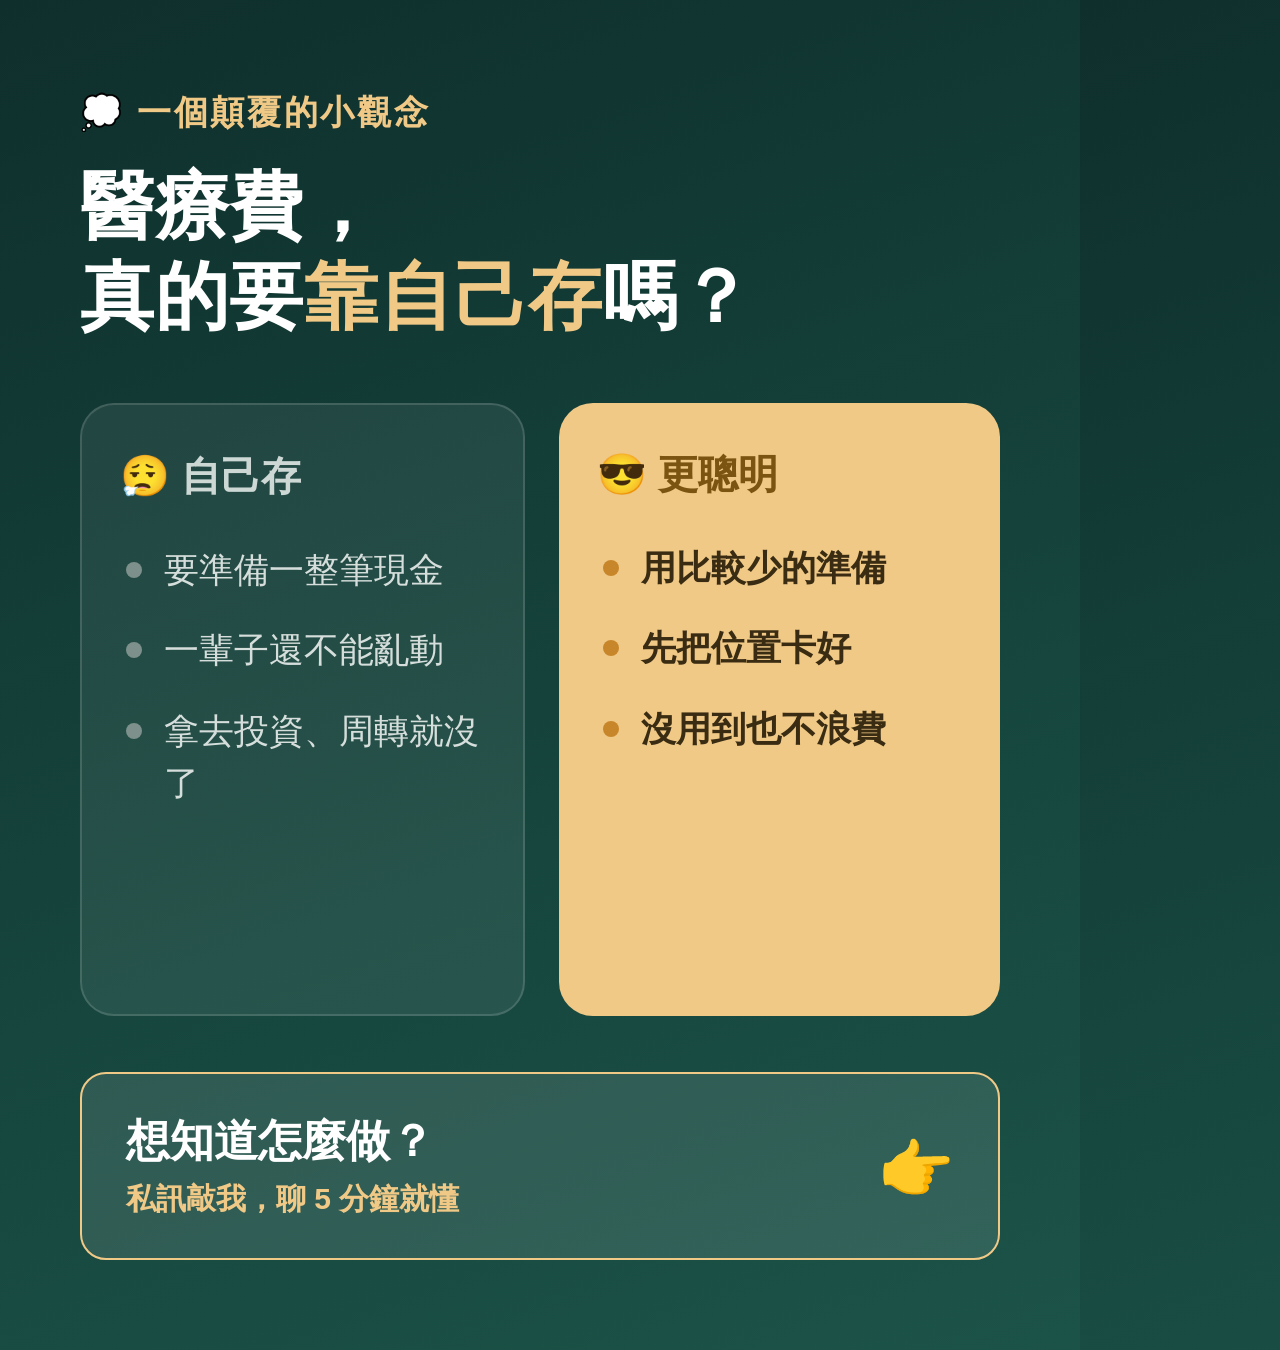
<file: tools/line-teaser/card1.html>
<!DOCTYPE html>
<html lang="zh-Hant">
<head>
<meta charset="UTF-8">
<style>
  *{margin:0;padding:0;box-sizing:border-box}
  html,body{width:1080px;height:1350px;overflow:hidden}
  body{
    font-family:"Noto Sans TC","Microsoft JhengHei","PingFang TC",sans-serif;
    background:linear-gradient(160deg,#0f2f2c 0%,#16463e 60%,#1c5348 100%);
    color:#fff;padding:90px 80px;display:flex;flex-direction:column;
  }
  .kicker{font-size:34px;letter-spacing:.08em;color:#f0c987;font-weight:800;margin-bottom:26px}
  h1{font-size:74px;line-height:1.22;font-weight:900;letter-spacing:.01em}
  h1 .hl{color:#f0c987}
  .panels{display:flex;gap:34px;margin-top:60px;flex:1}
  .p{flex:1;border-radius:34px;padding:44px 38px;display:flex;flex-direction:column}
  .p .tag{font-size:40px;font-weight:900;margin-bottom:26px;display:flex;align-items:center;gap:14px}
  .p .li{font-size:35px;line-height:1.5;margin:14px 0;padding-left:44px;position:relative;font-weight:500}
  .p .li::before{content:"";position:absolute;left:6px;top:18px;width:16px;height:16px;border-radius:50%}
  .self{background:rgba(255,255,255,.07);border:2px solid rgba(255,255,255,.14)}
  .self .tag{color:#cdd8d5}
  .self .li{color:#d5dedb}
  .self .li::before{background:#7d908b}
  .smart{background:#f0c987;color:#123}
  .smart .tag{color:#7a5410}
  .smart .li{color:#3a2c12;font-weight:700}
  .smart .li::before{background:#c8862a}
  .cta{margin-top:56px;background:rgba(255,255,255,.1);border:2px solid #f0c987;border-radius:26px;
    padding:38px 44px;display:flex;align-items:center;justify-content:space-between}
  .cta .t{font-size:44px;font-weight:900}
  .cta .t small{display:block;font-size:30px;color:#f0c987;font-weight:700;margin-top:8px}
  .cta .arrow{font-size:60px}
</style>
</head>
<body>
  <div class="kicker">💭 一個顛覆的小觀念</div>
  <h1>醫療費，<br>真的要<span class="hl">靠自己存</span>嗎？</h1>

  <div class="panels">
    <div class="p self">
      <div class="tag">😮‍💨 自己存</div>
      <div class="li">要準備一整筆現金</div>
      <div class="li">一輩子還不能亂動</div>
      <div class="li">拿去投資、周轉就沒了</div>
    </div>
    <div class="p smart">
      <div class="tag">😎 更聰明</div>
      <div class="li">用比較少的準備</div>
      <div class="li">先把位置卡好</div>
      <div class="li">沒用到也不浪費</div>
    </div>
  </div>

  <div class="cta">
    <div class="t">想知道怎麼做？<small>私訊敲我，聊 5 分鐘就懂</small></div>
    <div class="arrow">👉</div>
  </div>
</body>
</html>
</file>
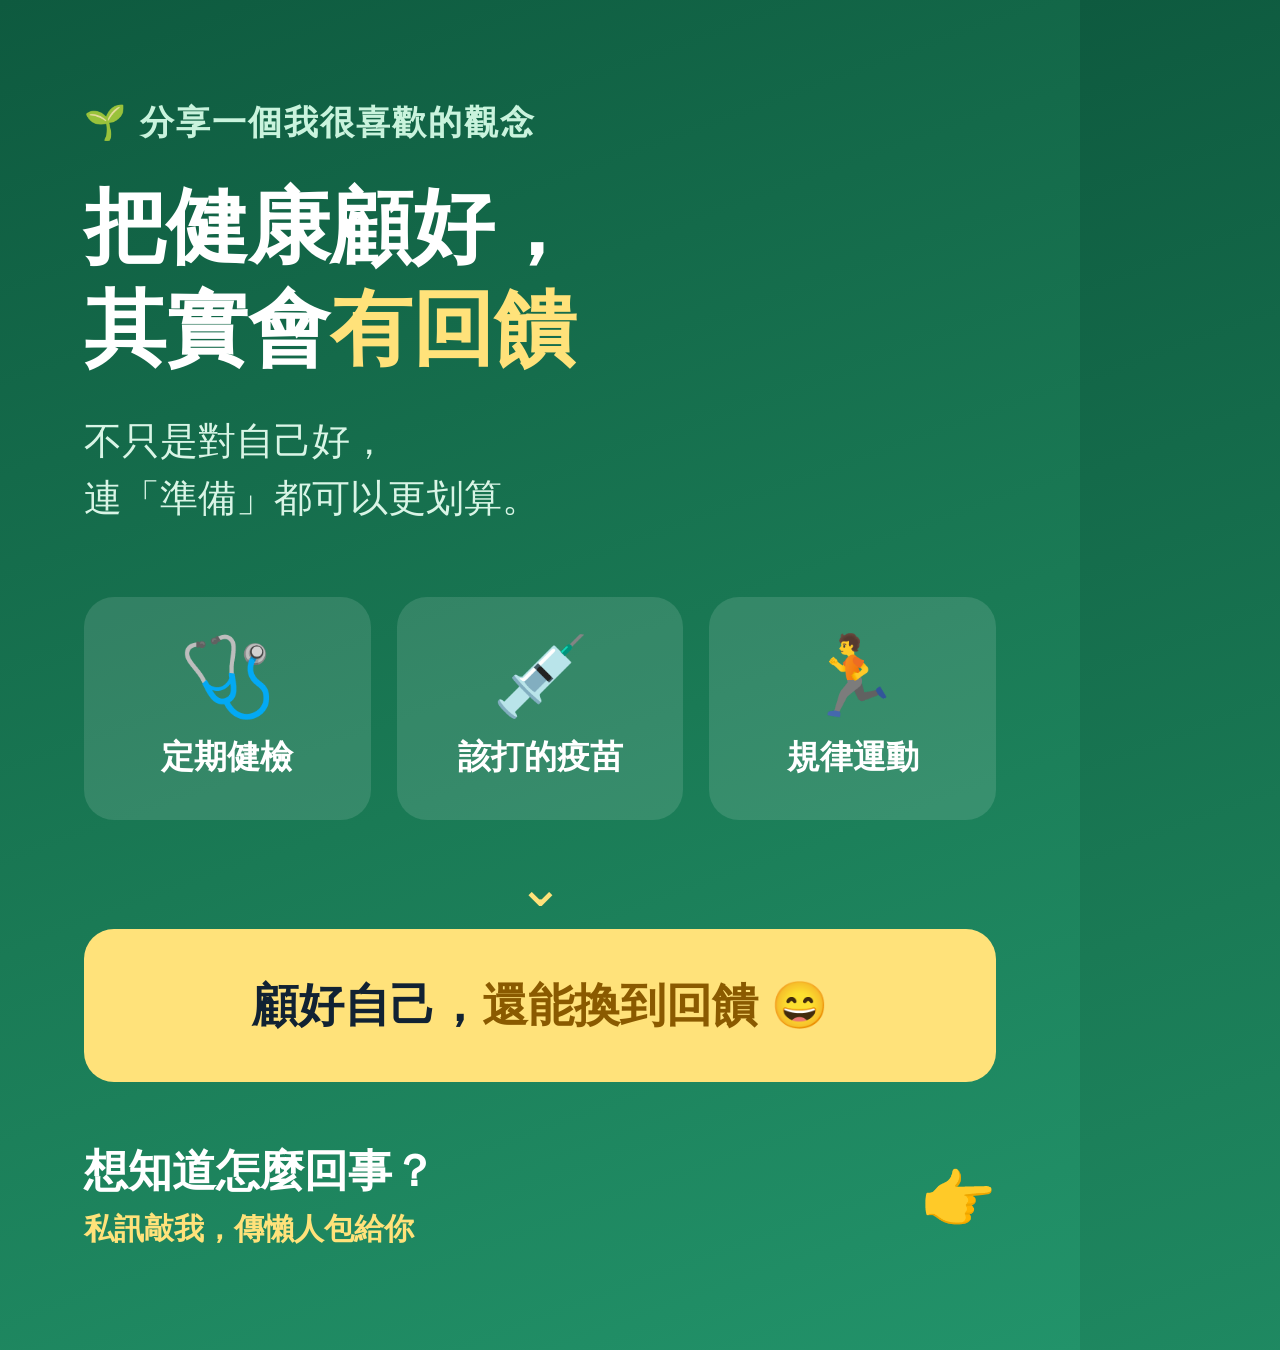
<file: tools/line-teaser/card2.html>
<!DOCTYPE html>
<html lang="zh-Hant">
<head>
<meta charset="UTF-8">
<style>
  *{margin:0;padding:0;box-sizing:border-box}
  html,body{width:1080px;height:1350px;overflow:hidden}
  body{
    font-family:"Noto Sans TC","Microsoft JhengHei","PingFang TC",sans-serif;
    background:linear-gradient(160deg,#0e5a3f 0%,#1a7a55 55%,#22936a 100%);
    color:#fff;padding:100px 84px;display:flex;flex-direction:column;
  }
  .kicker{font-size:34px;letter-spacing:.06em;color:#c9f3dd;font-weight:800;margin-bottom:30px}
  h1{font-size:82px;line-height:1.24;font-weight:900}
  h1 .hl{color:#ffe27a}
  .subtitle{font-size:38px;color:#d9f5e6;margin-top:34px;line-height:1.5;font-weight:500}
  .icons{display:flex;gap:26px;margin-top:70px}
  .icon{flex:1;background:rgba(255,255,255,.12);border-radius:30px;padding:40px 20px;text-align:center}
  .icon .e{font-size:78px;line-height:1}
  .icon .l{font-size:33px;font-weight:800;margin-top:20px;color:#fff}
  .arrowline{text-align:center;font-size:56px;margin:34px 0 10px;color:#ffe27a}
  .result{background:#ffe27a;color:#123;border-radius:30px;padding:44px 40px;text-align:center;
    font-size:46px;font-weight:900;line-height:1.4}
  .result b{color:#8a5a00}
  .cta{margin-top:auto;padding-top:50px;display:flex;align-items:center;justify-content:space-between}
  .cta .t{font-size:44px;font-weight:900}
  .cta .t small{display:block;font-size:30px;color:#ffe27a;font-weight:700;margin-top:8px}
  .cta .arrow{font-size:60px}
</style>
</head>
<body>
  <div class="kicker">🌱 分享一個我很喜歡的觀念</div>
  <h1>把健康顧好，<br>其實會<span class="hl">有回饋</span></h1>
  <div class="subtitle">不只是對自己好，<br>連「準備」都可以更划算。</div>

  <div class="icons">
    <div class="icon"><div class="e">🩺</div><div class="l">定期健檢</div></div>
    <div class="icon"><div class="e">💉</div><div class="l">該打的疫苗</div></div>
    <div class="icon"><div class="e">🏃</div><div class="l">規律運動</div></div>
  </div>
  <div class="arrowline">⌄</div>
  <div class="result">顧好自己，<b>還能換到回饋</b> 😄</div>

  <div class="cta">
    <div class="t">想知道怎麼回事？<small>私訊敲我，傳懶人包給你</small></div>
    <div class="arrow">👉</div>
  </div>
</body>
</html>
</file>
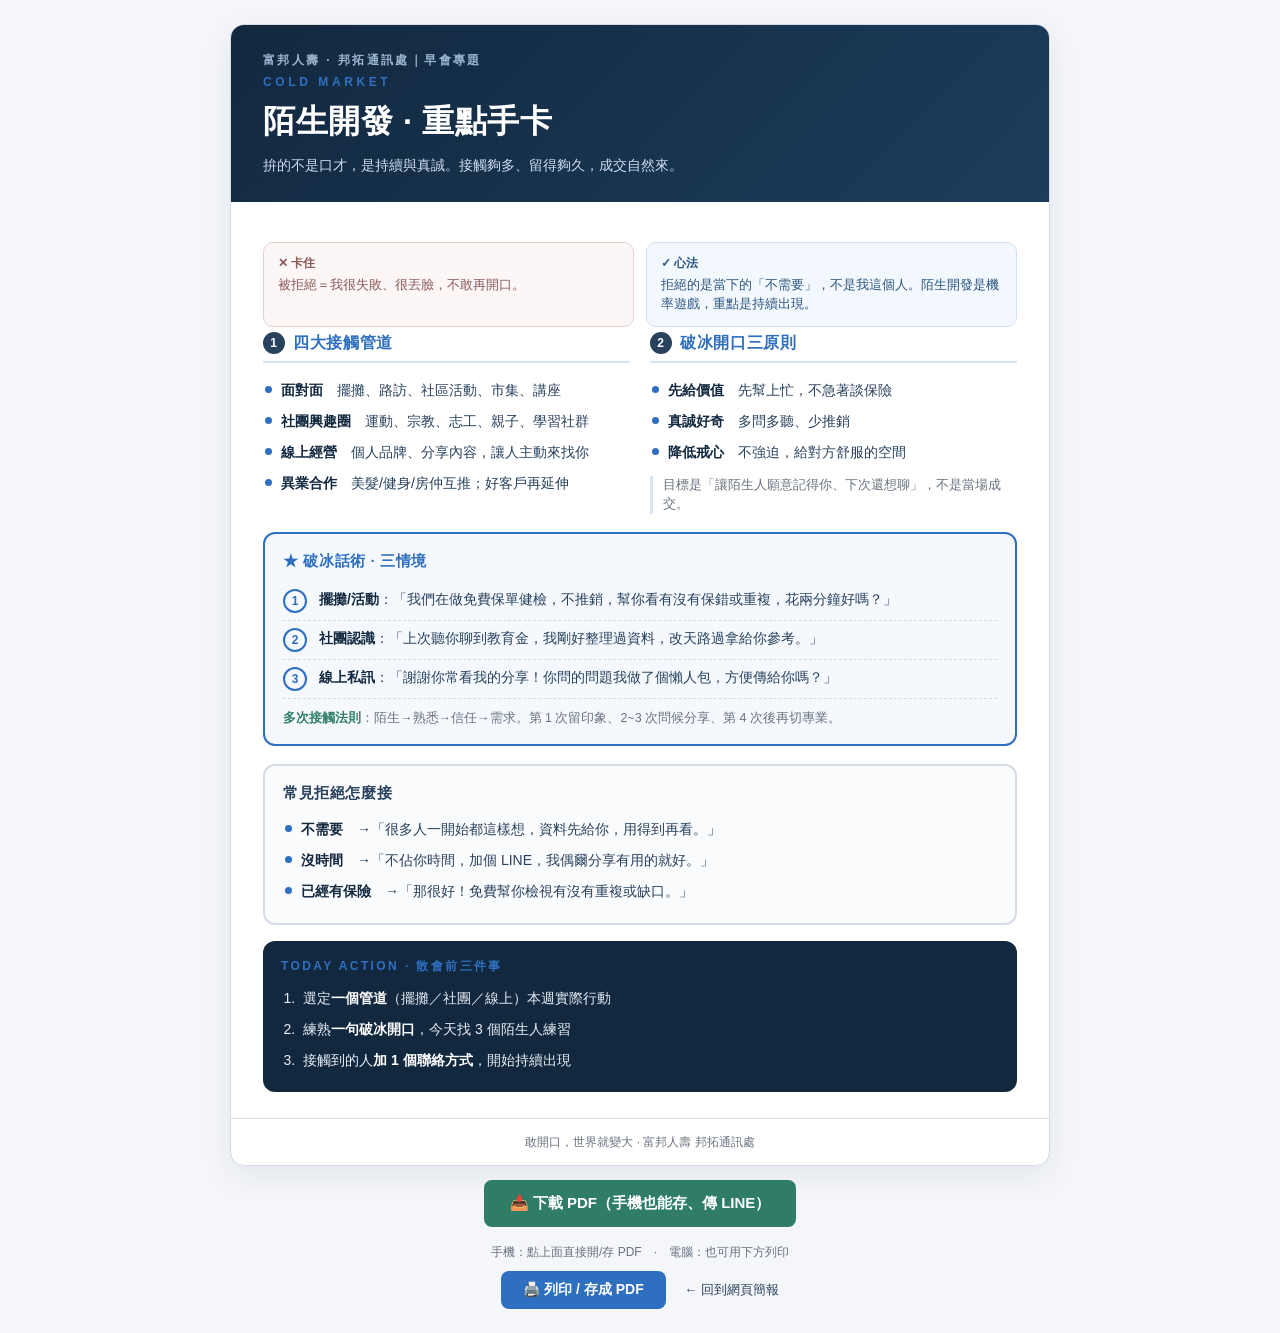
<file: tools/stranger-development/handout.html>
<!DOCTYPE html>
<html lang="zh-Hant">
<head>
<meta charset="UTF-8">
<meta name="viewport" content="width=device-width, initial-scale=1.0">
<title>陌生開發 — 單頁重點手卡</title>
<style>
  :root{
    --ink:#12283f;--ink2:#28415c;--paper:#f4f6fa;--card:#fff;
    --accent:#2f6fbf;--accent-soft:#d6e4f5;--line:#d5dbe4;--muted:#68727f;--good:#2f7d68;
  }
  *{box-sizing:border-box;margin:0;padding:0}
  body{
    font-family:"Noto Sans TC","PingFang TC","Microsoft JhengHei",sans-serif;
    background:var(--paper);color:var(--ink);padding:24px;line-height:1.5;
    -webkit-font-smoothing:antialiased;
    -webkit-print-color-adjust:exact;print-color-adjust:exact;
  }
  @page{ size:A4 portrait; margin:8mm; }
  .sheet{max-width:820px;margin:0 auto;background:var(--card);
    border:1px solid var(--line);border-radius:14px;overflow:hidden;
    box-shadow:0 10px 30px rgba(18,40,63,.08)}
  .top{background:linear-gradient(135deg,#12283f,#1c3d5c);color:#fff;padding:26px 32px}
  .top .brand{font-size:12px;letter-spacing:.2em;color:#9db6d0;font-weight:700}
  .top h1{font-size:32px;font-weight:900;margin-top:6px;letter-spacing:.02em}
  .top .kick{color:var(--accent);font-weight:700;letter-spacing:.3em;font-size:12px;margin-top:4px}
  .top .sub{color:#cfddf0;font-size:14px;margin-top:10px}
  .body{padding:26px 32px}
  .row{display:grid;grid-template-columns:1fr 1fr;gap:20px}
  h2{font-size:16px;color:var(--accent);font-weight:800;letter-spacing:.04em;
    border-bottom:2px solid var(--accent-soft);padding-bottom:6px;margin-bottom:12px;
    display:flex;align-items:center;gap:8px}
  h2 .n{background:var(--ink2);color:#fff;width:22px;height:22px;border-radius:50%;
    display:inline-flex;align-items:center;justify-content:center;font-size:12px;flex:none}
  ul{list-style:none}
  li{font-size:14px;color:var(--ink2);padding:5px 0 5px 18px;position:relative}
  li::before{content:"";position:absolute;left:2px;top:11px;width:7px;height:7px;
    border-radius:50%;background:var(--accent)}
  li b{color:var(--ink)}
  .mind{display:flex;gap:12px;margin:14px 0 4px}
  .mind .m{flex:1;border-radius:10px;padding:12px 14px;font-size:13px;line-height:1.45}
  .mind .no{background:#fdf6f6;border:1px solid #e6cfcf;color:#8a5a5a}
  .mind .yes{background:#f2f8fd;border:1px solid #cfe0f0;color:#2b5580}
  .mind .m .lab{font-weight:800;font-size:12px;display:block;margin-bottom:4px}
  .focus{background:#f5f9fe;border:2px solid var(--accent);border-radius:12px;padding:16px 18px;margin-top:18px}
  .focus .h{font-size:15px;font-weight:800;color:var(--accent);margin-bottom:10px;letter-spacing:.04em}
  .q{display:flex;gap:12px;align-items:flex-start;padding:7px 0;border-bottom:1px dashed var(--line);font-size:14px;color:var(--ink2)}
  .q:last-child{border:none}
  .q .num{flex:none;width:24px;height:24px;border:2px solid var(--accent);color:var(--accent);
    border-radius:50%;font-weight:800;font-size:12px;display:flex;align-items:center;justify-content:center}
  .q b{color:var(--ink)}
  .action{background:var(--ink);color:var(--paper);border-radius:12px;padding:16px 18px;margin-top:16px}
  .action .h{color:var(--accent);font-weight:800;letter-spacing:.2em;font-size:12px;margin-bottom:8px}
  .action ol{margin-left:18px}
  .action li{color:#e7eef6;font-size:14px;list-style:decimal;padding-left:4px}
  .action li::before{display:none}
  .action li b{color:#fff}
  .foot{text-align:center;color:var(--muted);font-size:12px;padding:14px;border-top:1px solid var(--line)}
  .noprint{max-width:820px;margin:14px auto 0;text-align:center}
  .noprint button{background:var(--accent);color:#fff;border:none;padding:10px 22px;border-radius:8px;font-size:14px;font-weight:700;cursor:pointer}
  .noprint a{color:var(--ink2);font-size:13px;margin-left:14px;text-decoration:none}
  .noprint a.dl{display:inline-block;background:var(--good);color:#fff;padding:12px 26px;border-radius:8px;font-size:15px;font-weight:800;margin:0 0 10px 0;text-decoration:none}
  .noprint .hint{display:block;color:var(--muted);font-size:12px;margin-top:6px}
  @media print{
    html{zoom:0.92}                 /* 壓進單張 A4（本份多一個「常見拒絕」框，稍高）*/
    body{background:#fff;padding:0}
    .sheet{box-shadow:none;border:none;border-radius:0;max-width:100%}
    .noprint{display:none}
  }
  @media (max-width:640px){.row{grid-template-columns:1fr}.mind{flex-direction:column}}
</style>
</head>
<body>

<div class="sheet">
  <div class="top">
    <div class="brand">富邦人壽 · 邦拓通訊處｜早會專題</div>
    <div class="kick">COLD MARKET</div>
    <h1>陌生開發 · 重點手卡</h1>
    <div class="sub">拚的不是口才，是持續與真誠。接觸夠多、留得夠久，成交自然來。</div>
  </div>

  <div class="body">

    <div class="mind">
      <div class="m no"><span class="lab">✕ 卡住</span>被拒絕＝我很失敗、很丟臉，不敢再開口。</div>
      <div class="m yes"><span class="lab">✓ 心法</span>拒絕的是當下的「不需要」，不是我這個人。陌生開發是機率遊戲，重點是持續出現。</div>
    </div>

    <div class="row">
      <div>
        <h2><span class="n">1</span>四大接觸管道</h2>
        <ul>
          <li><b>面對面</b>　擺攤、路訪、社區活動、市集、講座</li>
          <li><b>社團興趣圈</b>　運動、宗教、志工、親子、學習社群</li>
          <li><b>線上經營</b>　個人品牌、分享內容，讓人主動來找你</li>
          <li><b>異業合作</b>　美髮/健身/房仲互推；好客戶再延伸</li>
        </ul>
      </div>
      <div>
        <h2><span class="n">2</span>破冰開口三原則</h2>
        <ul>
          <li><b>先給價值</b>　先幫上忙，不急著談保險</li>
          <li><b>真誠好奇</b>　多問多聽、少推銷</li>
          <li><b>降低戒心</b>　不強迫，給對方舒服的空間</li>
        </ul>
        <p style="font-size:12.5px;color:var(--muted);margin-top:8px;line-height:1.5;border-left:3px solid var(--accent-soft);padding-left:10px">
          目標是「讓陌生人願意記得你、下次還想聊」，不是當場成交。
        </p>
      </div>
    </div>

    <div class="focus">
      <div class="h">★ 破冰話術 · 三情境</div>
      <div class="q"><span class="num">1</span><div><b>擺攤/活動</b>：「我們在做免費保單健檢，不推銷，幫你看有沒有保錯或重複，花兩分鐘好嗎？」</div></div>
      <div class="q"><span class="num">2</span><div><b>社團認識</b>：「上次聽你聊到教育金，我剛好整理過資料，改天路過拿給你參考。」</div></div>
      <div class="q"><span class="num">3</span><div><b>線上私訊</b>：「謝謝你常看我的分享！你問的問題我做了個懶人包，方便傳給你嗎？」</div></div>
      <p style="font-size:12.5px;color:var(--muted);margin-top:10px">
        <b style="color:var(--good)">多次接觸法則</b>：陌生→熟悉→信任→需求。第 1 次留印象、2~3 次問候分享、第 4 次後再切專業。
      </p>
    </div>

    <div class="focus" style="border-color:var(--line);background:#fafbfd">
      <div class="h" style="color:var(--ink2)">常見拒絕怎麼接</div>
      <ul>
        <li><b>不需要</b>　→「很多人一開始都這樣想，資料先給你，用得到再看。」</li>
        <li><b>沒時間</b>　→「不佔你時間，加個 LINE，我偶爾分享有用的就好。」</li>
        <li><b>已經有保險</b>　→「那很好！免費幫你檢視有沒有重複或缺口。」</li>
      </ul>
    </div>

    <div class="action">
      <div class="h">TODAY ACTION · 散會前三件事</div>
      <ol>
        <li>選定<b>一個管道</b>（擺攤／社團／線上）本週實際行動</li>
        <li>練熟<b>一句破冰開口</b>，今天找 3 個陌生人練習</li>
        <li>接觸到的人<b>加 1 個聯絡方式</b>，開始持續出現</li>
      </ol>
    </div>

  </div>
  <div class="foot">敢開口，世界就變大 · 富邦人壽 邦拓通訊處</div>
</div>

<div class="noprint">
  <a href="handout.pdf" download class="dl">📥 下載 PDF（手機也能存、傳 LINE）</a>
  <span class="hint">手機：點上面直接開/存 PDF　·　電腦：也可用下方列印</span>
  <div style="margin-top:10px">
    <button onclick="window.print()">🖨️ 列印 / 存成 PDF</button>
    <a href="index.html">← 回到網頁簡報</a>
  </div>
</div>

</body>
</html>
</file>
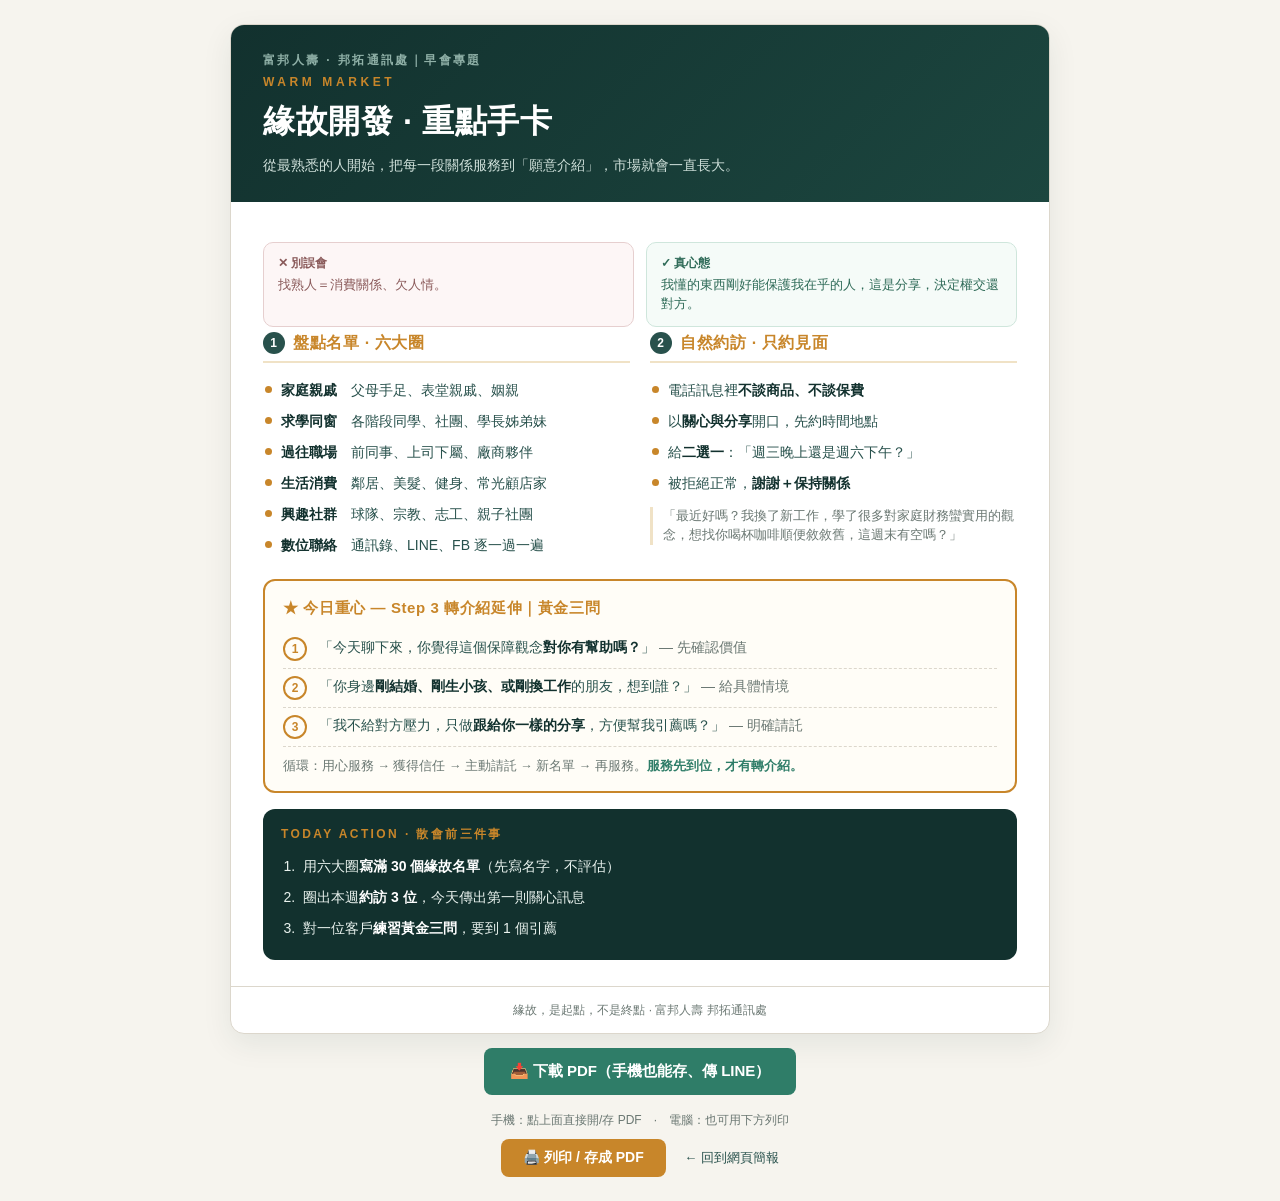
<file: tools/warm-market-development/handout.html>
<!DOCTYPE html>
<html lang="zh-Hant">
<head>
<meta charset="UTF-8">
<meta name="viewport" content="width=device-width, initial-scale=1.0">
<title>緣故開發 — 單頁重點手卡</title>
<style>
  :root{
    --ink:#12312e;--ink2:#28514c;--paper:#f6f4ee;--card:#fff;
    --accent:#c8862a;--accent-soft:#f0e2c6;--line:#dcd7cc;--muted:#6b7873;--good:#2f7d68;
  }
  *{box-sizing:border-box;margin:0;padding:0}
  body{
    font-family:"Noto Sans TC","PingFang TC","Microsoft JhengHei",sans-serif;
    background:var(--paper);color:var(--ink);padding:24px;line-height:1.5;
    -webkit-font-smoothing:antialiased;
    -webkit-print-color-adjust:exact;print-color-adjust:exact;
  }
  @page{ size:A4 portrait; margin:8mm; }
  .sheet{max-width:820px;margin:0 auto;background:var(--card);
    border:1px solid var(--line);border-radius:14px;overflow:hidden;
    box-shadow:0 10px 30px rgba(18,49,46,.08)}
  .top{background:linear-gradient(135deg,#12312e,#1c463f);color:#fff;padding:26px 32px;position:relative}
  .top .brand{font-size:12px;letter-spacing:.2em;color:#8fb0a7;font-weight:700}
  .top h1{font-size:32px;font-weight:900;margin-top:6px;letter-spacing:.02em}
  .top .kick{color:var(--accent);font-weight:700;letter-spacing:.3em;font-size:12px;margin-top:4px}
  .top .sub{color:#cfe0da;font-size:14px;margin-top:10px}
  .body{padding:26px 32px}
  .row{display:grid;grid-template-columns:1fr 1fr;gap:20px}
  h2{font-size:16px;color:var(--accent);font-weight:800;letter-spacing:.04em;
    border-bottom:2px solid var(--accent-soft);padding-bottom:6px;margin-bottom:12px;
    display:flex;align-items:center;gap:8px}
  h2 .n{background:var(--ink2);color:#fff;width:22px;height:22px;border-radius:50%;
    display:inline-flex;align-items:center;justify-content:center;font-size:12px;flex:none}
  ul{list-style:none}
  li{font-size:14px;color:var(--ink2);padding:5px 0 5px 18px;position:relative}
  li::before{content:"";position:absolute;left:2px;top:11px;width:7px;height:7px;
    border-radius:50%;background:var(--accent)}
  li b{color:var(--ink)}
  .mind{display:flex;gap:12px;margin:14px 0 4px}
  .mind .m{flex:1;border-radius:10px;padding:12px 14px;font-size:13px;line-height:1.45}
  .mind .no{background:#fdf6f6;border:1px solid #e6cfcf;color:#8a5a5a}
  .mind .yes{background:#f5fbf8;border:1px solid #cfe6dc;color:#2f6b58}
  .mind .m .lab{font-weight:800;font-size:12px;display:block;margin-bottom:4px}
  .focus{background:#fffdf7;border:2px solid var(--accent);border-radius:12px;padding:16px 18px;margin-top:18px}
  .focus .h{font-size:15px;font-weight:800;color:var(--accent);margin-bottom:10px;letter-spacing:.04em}
  .q{display:flex;gap:12px;align-items:flex-start;padding:7px 0;border-bottom:1px dashed var(--line);font-size:14px;color:var(--ink2)}
  .q:last-child{border:none}
  .q .num{flex:none;width:24px;height:24px;border:2px solid var(--accent);color:var(--accent);
    border-radius:50%;font-weight:800;font-size:12px;display:flex;align-items:center;justify-content:center}
  .q b{color:var(--ink)}
  .action{background:var(--ink);color:var(--paper);border-radius:12px;padding:16px 18px;margin-top:16px}
  .action .h{color:var(--accent);font-weight:800;letter-spacing:.2em;font-size:12px;margin-bottom:8px}
  .action ol{margin-left:18px}
  .action li{color:#eaf3ef;font-size:14px}
  .action li::before{display:none}
  .action li{list-style:decimal;padding-left:4px}
  .action li b{color:#fff}
  .foot{text-align:center;color:var(--muted);font-size:12px;padding:14px;border-top:1px solid var(--line)}
  .noprint{max-width:820px;margin:14px auto 0;text-align:center}
  .noprint button{background:var(--accent);color:#fff;border:none;padding:10px 22px;border-radius:8px;font-size:14px;font-weight:700;cursor:pointer}
  .noprint a{color:var(--ink2);font-size:13px;margin-left:14px;text-decoration:none}
  .noprint a.dl{display:inline-block;background:var(--good);color:#fff;padding:12px 26px;border-radius:8px;font-size:15px;font-weight:800;margin:0 0 10px 0;text-decoration:none}
  .noprint .hint{display:block;color:var(--muted);font-size:12px;margin-top:6px}
  @media print{
    body{background:#fff;padding:0}
    .sheet{box-shadow:none;border:none;border-radius:0;max-width:100%}
    .noprint{display:none}
  }
  @media (max-width:640px){.row{grid-template-columns:1fr}.mind{flex-direction:column}}
</style>
</head>
<body>

<div class="sheet">
  <div class="top">
    <div class="brand">富邦人壽 · 邦拓通訊處｜早會專題</div>
    <div class="kick">WARM MARKET</div>
    <h1>緣故開發 · 重點手卡</h1>
    <div class="sub">從最熟悉的人開始，把每一段關係服務到「願意介紹」，市場就會一直長大。</div>
  </div>

  <div class="body">

    <div class="mind">
      <div class="m no"><span class="lab">✕ 別誤會</span>找熟人＝消費關係、欠人情。</div>
      <div class="m yes"><span class="lab">✓ 真心態</span>我懂的東西剛好能保護我在乎的人，這是分享，決定權交還對方。</div>
    </div>

    <div class="row">
      <div>
        <h2><span class="n">1</span>盤點名單 · 六大圈</h2>
        <ul>
          <li><b>家庭親戚</b>　父母手足、表堂親戚、姻親</li>
          <li><b>求學同窗</b>　各階段同學、社團、學長姊弟妹</li>
          <li><b>過往職場</b>　前同事、上司下屬、廠商夥伴</li>
          <li><b>生活消費</b>　鄰居、美髮、健身、常光顧店家</li>
          <li><b>興趣社群</b>　球隊、宗教、志工、親子社團</li>
          <li><b>數位聯絡</b>　通訊錄、LINE、FB 逐一過一遍</li>
        </ul>
      </div>
      <div>
        <h2><span class="n">2</span>自然約訪 · 只約見面</h2>
        <ul>
          <li>電話訊息裡<b>不談商品、不談保費</b></li>
          <li>以<b>關心與分享</b>開口，先約時間地點</li>
          <li>給<b>二選一</b>：「週三晚上還是週六下午？」</li>
          <li>被拒絕正常，<b>謝謝＋保持關係</b></li>
        </ul>
        <p style="font-size:12.5px;color:var(--muted);margin-top:8px;line-height:1.5;border-left:3px solid var(--accent-soft);padding-left:10px">
          「最近好嗎？我換了新工作，學了很多對家庭財務蠻實用的觀念，想找你喝杯咖啡順便敘敘舊，這週末有空嗎？」
        </p>
      </div>
    </div>

    <div class="focus">
      <div class="h">★ 今日重心 — Step 3 轉介紹延伸｜黃金三問</div>
      <div class="q"><span class="num">1</span><div>「今天聊下來，你覺得這個保障觀念<b>對你有幫助嗎？</b>」<span style="color:var(--muted)"> — 先確認價值</span></div></div>
      <div class="q"><span class="num">2</span><div>「你身邊<b>剛結婚、剛生小孩、或剛換工作</b>的朋友，想到誰？」<span style="color:var(--muted)"> — 給具體情境</span></div></div>
      <div class="q"><span class="num">3</span><div>「我不給對方壓力，只做<b>跟給你一樣的分享</b>，方便幫我引薦嗎？」<span style="color:var(--muted)"> — 明確請託</span></div></div>
      <p style="font-size:12.5px;color:var(--muted);margin-top:10px">循環：用心服務 → 獲得信任 → 主動請託 → 新名單 → 再服務。<b style="color:var(--good)">服務先到位，才有轉介紹。</b></p>
    </div>

    <div class="action">
      <div class="h">TODAY ACTION · 散會前三件事</div>
      <ol>
        <li>用六大圈<b>寫滿 30 個緣故名單</b>（先寫名字，不評估）</li>
        <li>圈出本週<b>約訪 3 位</b>，今天傳出第一則關心訊息</li>
        <li>對一位客戶<b>練習黃金三問</b>，要到 1 個引薦</li>
      </ol>
    </div>

  </div>
  <div class="foot">緣故，是起點，不是終點 · 富邦人壽 邦拓通訊處</div>
</div>

<div class="noprint">
  <a href="handout.pdf" download class="dl">📥 下載 PDF（手機也能存、傳 LINE）</a>
  <span class="hint">手機：點上面直接開/存 PDF　·　電腦：也可用下方列印</span>
  <div style="margin-top:10px">
    <button onclick="window.print()">🖨️ 列印 / 存成 PDF</button>
    <a href="index.html">← 回到網頁簡報</a>
  </div>
</div>

</body>
</html>
</file>
<file: tools/cockpit/cockpit.css>
/* ============================================================
   早會駕駛艙　共用樣式 cockpit.css
   給所有早會專題投影片使用。搭配 cockpit.js。
   用法見同資料夾 README.md。
   ============================================================ */

:root{
  --ink:#12312e;        /* 深墨綠（主色，可覆寫） */
  --ink2:#28514c;
  --paper:#f6f4ee;      /* 暖白背景 */
  --card:#ffffff;
  --accent:#c8862a;     /* 琥珀金（強調色，可覆寫） */
  --accent-soft:#f0e2c6;
  --line:#dcd7cc;
  --muted:#6b7873;
  --good:#2f7d68;
}
*{box-sizing:border-box;margin:0;padding:0}
html,body{height:100%}
body{
  font-family:"Noto Sans TC","PingFang TC","Microsoft JhengHei",sans-serif;
  background:var(--ink);color:var(--ink);overflow:hidden;-webkit-font-smoothing:antialiased;
}
#stage{position:fixed;inset:0;display:flex;align-items:center;justify-content:center;}
.slide{
  position:absolute;inset:0;display:none;flex-direction:column;
  padding:6vmin 9vmin 8vmin;background:var(--paper);opacity:0;transition:opacity .35s ease;
}
.slide.active{display:flex;opacity:1;animation:fade .4s ease}
@keyframes fade{from{opacity:0;transform:translateY(10px)}to{opacity:1;transform:none}}

/* ---- 文字元件 ---- */
.kicker{font-size:2.2vmin;letter-spacing:.35em;color:var(--accent);font-weight:700;margin-bottom:1.5vmin;text-transform:uppercase;}
h1{font-size:8vmin;line-height:1.1;color:var(--ink);font-weight:900;letter-spacing:.02em}
h2{font-size:5.2vmin;line-height:1.15;color:var(--ink);font-weight:800;margin-bottom:3vmin;position:relative;padding-bottom:2vmin}
h2::after{content:"";position:absolute;left:0;bottom:0;width:12vmin;height:.7vmin;background:var(--accent);border-radius:2px}
p.lead{font-size:3.4vmin;color:var(--ink2);line-height:1.7;max-width:80%}
.big{font-size:4.2vmin;line-height:1.6;color:var(--ink2);font-weight:600}

/* ---- 條列 ---- */
ul.points{list-style:none;margin-top:1vmin}
ul.points li{font-size:3.3vmin;line-height:1.55;color:var(--ink2);padding:2vmin 0 2vmin 5vmin;position:relative;border-bottom:1px dashed var(--line);}
ul.points li::before{content:"";position:absolute;left:.5vmin;top:2.9vmin;width:2.2vmin;height:2.2vmin;border-radius:50%;background:var(--accent-soft);border:.5vmin solid var(--accent);}
ul.points li b{color:var(--ink)}

/* ---- 步驟卡 ---- */
.steps{display:flex;gap:3vmin;margin-top:2vmin}
.step{flex:1;background:var(--card);border-radius:2vmin;padding:3.5vmin 3vmin;border:1px solid var(--line);box-shadow:0 2vmin 4vmin rgba(18,49,46,.06);display:flex;flex-direction:column;gap:1.5vmin;}
.step .num{font-size:2.4vmin;font-weight:800;color:#fff;background:var(--ink2);width:5vmin;height:5vmin;border-radius:50%;display:flex;align-items:center;justify-content:center;}
.step.focus{border:2px solid var(--accent);background:#fffdf7}
.step.focus .num{background:var(--accent)}
.step h3{font-size:3.2vmin;color:var(--ink);font-weight:800}
.step p{font-size:2.5vmin;color:var(--muted);line-height:1.5}
.step .tag{font-size:2vmin;color:var(--accent);font-weight:700;letter-spacing:.1em}

/* ---- 引言塊 ---- */
.quote{background:var(--card);border-left:1vmin solid var(--accent);padding:4vmin 5vmin;border-radius:0 2vmin 2vmin 0;margin-top:2vmin;font-size:3.6vmin;line-height:1.7;color:var(--ink2);font-weight:600;box-shadow:0 2vmin 4vmin rgba(18,49,46,.06);max-width:88%;}
.quote .who{display:block;font-size:2.4vmin;color:var(--accent);margin-top:2vmin;font-weight:700}

/* ---- 對比兩欄 ---- */
.grid2{display:grid;grid-template-columns:1fr 1fr;gap:3vmin;margin-top:1vmin}
.box{background:var(--card);border:1px solid var(--line);border-radius:1.6vmin;padding:3vmin 3.2vmin}
.box .h{font-size:2.6vmin;font-weight:800;color:var(--accent);letter-spacing:.05em;margin-bottom:1.5vmin}
.box .t{font-size:3vmin;color:var(--ink2);line-height:1.55}
.box.cross{border-color:#e6cfcf;background:#fdf6f6}
.box.cross .h{color:#b06a6a}
.box.tick{border-color:#cfe6dc;background:#f5fbf8}
.box.tick .h{color:var(--good)}

/* ---- 編號問句 ---- */
.three-q{display:flex;flex-direction:column;gap:2.4vmin;margin-top:1vmin}
.three-q .q{background:var(--card);border:1px solid var(--line);border-radius:1.4vmin;padding:2.8vmin 3.2vmin;font-size:3.1vmin;color:var(--ink2);line-height:1.5;display:flex;gap:2.5vmin;align-items:center;}
.three-q .q span{flex:none;font-size:2.6vmin;font-weight:800;color:var(--accent);border:2px solid var(--accent);border-radius:50%;width:6vmin;height:6vmin;display:flex;align-items:center;justify-content:center;}
.three-q .q b{color:var(--ink)}

/* ---- 深色行動框 ---- */
.action{background:var(--ink);color:var(--paper);border-radius:2vmin;padding:4vmin;margin-top:2vmin;max-width:88%}
.action .h{font-size:2.6vmin;letter-spacing:.3em;color:var(--accent);font-weight:800;margin-bottom:2vmin}
.action ul{list-style:none}
.action li{font-size:3.4vmin;padding:1.6vmin 0;line-height:1.5;border-bottom:1px solid rgba(255,255,255,.12)}
.action li:last-child{border:none}
.action li b{color:#fff}

/* ---- 深色投影片（封面/結語） ---- */
.slide.dark{background:linear-gradient(135deg,#12312e 0%,#1c463f 100%);color:var(--paper)}
.slide.dark h1{color:#fff}
.slide.dark .kicker{color:var(--accent)}
.slide.dark .sub{font-size:3.4vmin;color:#cfe0da;margin-top:3vmin;line-height:1.6}
.slide.dark .foot{position:absolute;bottom:6vmin;left:9vmin;font-size:2.4vmin;color:#8fb0a7;letter-spacing:.1em}
.slide.dark .big{color:#eaf3ef}

/* ---- 循環圖 ---- */
.cycle{display:flex;align-items:center;justify-content:center;gap:2.5vmin;margin-top:3vmin;flex-wrap:wrap}
.cycle .node{background:var(--card);border:2px solid var(--accent);border-radius:1.4vmin;padding:2.4vmin 2.8vmin;font-size:2.8vmin;font-weight:700;color:var(--ink);text-align:center;min-width:22vmin}
.cycle .arrow{font-size:4vmin;color:var(--accent);font-weight:900}

/* ---- HUD ---- */
#hud{position:fixed;bottom:0;left:0;right:0;height:1vmin;background:rgba(0,0,0,.08);z-index:20}
#bar{height:100%;background:var(--accent);width:0;transition:width .3s ease}
#counter{position:fixed;bottom:2.5vmin;right:3vmin;font-size:2.2vmin;color:var(--muted);z-index:20;font-weight:700;background:rgba(255,255,255,.7);padding:.6vmin 1.6vmin;border-radius:2vmin}
#hint{position:fixed;bottom:2.5vmin;left:3vmin;font-size:2vmin;color:var(--muted);z-index:20;opacity:.7}
.brand{position:absolute;top:5vmin;right:9vmin;font-size:2.2vmin;color:var(--muted);letter-spacing:.15em;font-weight:700}
.slide.dark .brand{color:#8fb0a7}
a.handout{position:fixed;top:2.5vmin;left:3vmin;z-index:30;font-size:2vmin;color:var(--accent);text-decoration:none;background:rgba(255,255,255,.85);padding:.8vmin 2vmin;border-radius:2vmin;font-weight:700;border:1px solid var(--accent)}

/* ============ 駕駛艙工具（由 cockpit.js 注入） ============ */
#cockpit{position:fixed;right:2vmin;top:50%;transform:translateY(-50%);z-index:40;display:flex;flex-direction:column;gap:1.2vmin;align-items:center}
.tool{width:7vmin;height:7vmin;max-width:66px;max-height:66px;border-radius:50%;background:rgba(18,49,46,.9);color:#fff;border:2px solid rgba(255,255,255,.18);display:flex;flex-direction:column;align-items:center;justify-content:center;cursor:pointer;font-size:2.7vmin;box-shadow:0 1vmin 3vmin rgba(0,0,0,.25);transition:transform .15s,background .15s;line-height:1;user-select:none}
.tool:hover{transform:scale(1.08);background:var(--accent)}
.tool.on{background:var(--accent);border-color:#fff}
.tool small{font-size:1.4vmin;margin-top:.4vmin;letter-spacing:.05em}
@media(max-width:820px){.tool{width:54px;height:54px;font-size:20px}.tool small{font-size:9px}}

#palette{position:fixed;right:11.5vmin;top:50%;transform:translateY(-50%);z-index:40;display:none;flex-direction:column;gap:1vmin;background:rgba(18,49,46,.94);padding:1.4vmin;border-radius:3vmin;box-shadow:0 1vmin 3vmin rgba(0,0,0,.3)}
#palette.show{display:flex}
.swatch{width:5vmin;height:5vmin;max-width:46px;max-height:46px;border-radius:50%;cursor:pointer;border:3px solid transparent;box-sizing:border-box}
.swatch.sel{border-color:#fff;transform:scale(1.05)}
.pbtn{width:5vmin;height:5vmin;max-width:46px;max-height:46px;border-radius:50%;background:rgba(255,255,255,.14);color:#fff;border:none;cursor:pointer;font-size:2.4vmin}
.pbtn.on{background:var(--accent)}

#board{position:fixed;inset:0;z-index:35;pointer-events:none;touch-action:none}
#board.draw{pointer-events:auto;cursor:crosshair}

.modal{position:fixed;inset:0;z-index:50;display:none;align-items:center;justify-content:center;background:rgba(10,26,24,.55)}
.modal.show{display:flex}
.panel{background:var(--card);border-radius:3vmin;padding:5vmin 6vmin;text-align:center;box-shadow:0 3vmin 8vmin rgba(0,0,0,.35);min-width:46vmin;position:relative}
.panel .x{position:absolute;top:2vmin;right:3vmin;font-size:3.6vmin;color:var(--muted);cursor:pointer;line-height:1}
.panel h3{font-size:3.4vmin;color:var(--ink);margin-bottom:3vmin;font-weight:800}
.pickface{font-size:22vmin;font-weight:900;color:var(--accent);line-height:1;margin:1vmin 0;font-variant-numeric:tabular-nums}
.rangebar{display:flex;gap:1.5vmin;align-items:center;justify-content:center;font-size:2.6vmin;color:var(--ink2);margin-bottom:1vmin}
.rangebar input{width:12vmin;font-size:3vmin;padding:1vmin;text-align:center;border:2px solid var(--line);border-radius:1.4vmin}
.btnrow{display:flex;gap:1.6vmin;justify-content:center;margin-top:2vmin;flex-wrap:wrap}
.bigbtn{background:var(--accent);color:#fff;border:none;padding:1.8vmin 4vmin;border-radius:1.6vmin;font-size:3vmin;font-weight:800;cursor:pointer}
.bigbtn.ghost{background:transparent;color:var(--ink2);border:2px solid var(--line)}
.timeface{font-size:20vmin;font-weight:900;color:var(--ink);line-height:1;font-variant-numeric:tabular-nums;margin:1vmin 0}
.timeface.warn{color:#e5484d;animation:blink .6s steps(2) infinite}
@keyframes blink{50%{opacity:.25}}
.presets{display:flex;gap:1.2vmin;justify-content:center;margin-bottom:2vmin;flex-wrap:wrap}
.preset{background:var(--accent-soft);color:var(--ink);border:none;padding:1.2vmin 2.6vmin;border-radius:1.4vmin;font-size:2.4vmin;font-weight:700;cursor:pointer}
.chk{font-size:2.3vmin;color:var(--muted);margin-top:1.5vmin;display:flex;gap:.8vmin;align-items:center;justify-content:center}

/* ---- 窄螢幕 ---- */
@media (max-width:820px){
  .steps{flex-direction:column}
  .grid2{grid-template-columns:1fr}
  p.lead{max-width:100%}
  .cycle{flex-direction:column}
  .cycle .arrow{transform:rotate(90deg)}
}
</file>
<file: tools/_cockpit/cockpit.css>
/* ============================================================
   早會駕駛艙　共用樣式 cockpit.css
   給所有早會專題投影片使用。搭配 cockpit.js。
   用法見同資料夾 README.md。
   ============================================================ */

:root{
  --ink:#12312e;        /* 深墨綠（主色，可覆寫） */
  --ink2:#28514c;
  --paper:#f6f4ee;      /* 暖白背景 */
  --card:#ffffff;
  --accent:#c8862a;     /* 琥珀金（強調色，可覆寫） */
  --accent-soft:#f0e2c6;
  --line:#dcd7cc;
  --muted:#6b7873;
  --good:#2f7d68;
}
*{box-sizing:border-box;margin:0;padding:0}
html,body{height:100%}
body{
  font-family:"Noto Sans TC","PingFang TC","Microsoft JhengHei",sans-serif;
  background:var(--ink);color:var(--ink);overflow:hidden;-webkit-font-smoothing:antialiased;
}
#stage{position:fixed;inset:0;display:flex;align-items:center;justify-content:center;}
.slide{
  position:absolute;inset:0;display:none;flex-direction:column;
  padding:6vmin 9vmin 8vmin;background:var(--paper);opacity:0;transition:opacity .35s ease;
}
.slide.active{display:flex;opacity:1;animation:fade .4s ease}
@keyframes fade{from{opacity:0;transform:translateY(10px)}to{opacity:1;transform:none}}

/* ---- 文字元件 ---- */
.kicker{font-size:2.2vmin;letter-spacing:.35em;color:var(--accent);font-weight:700;margin-bottom:1.5vmin;text-transform:uppercase;}
h1{font-size:8vmin;line-height:1.1;color:var(--ink);font-weight:900;letter-spacing:.02em}
h2{font-size:5.2vmin;line-height:1.15;color:var(--ink);font-weight:800;margin-bottom:3vmin;position:relative;padding-bottom:2vmin}
h2::after{content:"";position:absolute;left:0;bottom:0;width:12vmin;height:.7vmin;background:var(--accent);border-radius:2px}
p.lead{font-size:3.4vmin;color:var(--ink2);line-height:1.7;max-width:80%}
.big{font-size:4.2vmin;line-height:1.6;color:var(--ink2);font-weight:600}

/* ---- 條列 ---- */
ul.points{list-style:none;margin-top:1vmin}
ul.points li{font-size:3.3vmin;line-height:1.55;color:var(--ink2);padding:2vmin 0 2vmin 5vmin;position:relative;border-bottom:1px dashed var(--line);}
ul.points li::before{content:"";position:absolute;left:.5vmin;top:2.9vmin;width:2.2vmin;height:2.2vmin;border-radius:50%;background:var(--accent-soft);border:.5vmin solid var(--accent);}
ul.points li b{color:var(--ink)}

/* ---- 步驟卡 ---- */
.steps{display:flex;gap:3vmin;margin-top:2vmin}
.step{flex:1;background:var(--card);border-radius:2vmin;padding:3.5vmin 3vmin;border:1px solid var(--line);box-shadow:0 2vmin 4vmin rgba(18,49,46,.06);display:flex;flex-direction:column;gap:1.5vmin;}
.step .num{font-size:2.4vmin;font-weight:800;color:#fff;background:var(--ink2);width:5vmin;height:5vmin;border-radius:50%;display:flex;align-items:center;justify-content:center;}
.step.focus{border:2px solid var(--accent);background:#fffdf7}
.step.focus .num{background:var(--accent)}
.step h3{font-size:3.2vmin;color:var(--ink);font-weight:800}
.step p{font-size:2.5vmin;color:var(--muted);line-height:1.5}
.step .tag{font-size:2vmin;color:var(--accent);font-weight:700;letter-spacing:.1em}

/* ---- 引言塊 ---- */
.quote{background:var(--card);border-left:1vmin solid var(--accent);padding:4vmin 5vmin;border-radius:0 2vmin 2vmin 0;margin-top:2vmin;font-size:3.6vmin;line-height:1.7;color:var(--ink2);font-weight:600;box-shadow:0 2vmin 4vmin rgba(18,49,46,.06);max-width:88%;}
.quote .who{display:block;font-size:2.4vmin;color:var(--accent);margin-top:2vmin;font-weight:700}

/* ---- 對比兩欄 ---- */
.grid2{display:grid;grid-template-columns:1fr 1fr;gap:3vmin;margin-top:1vmin}
.box{background:var(--card);border:1px solid var(--line);border-radius:1.6vmin;padding:3vmin 3.2vmin}
.box .h{font-size:2.6vmin;font-weight:800;color:var(--accent);letter-spacing:.05em;margin-bottom:1.5vmin}
.box .t{font-size:3vmin;color:var(--ink2);line-height:1.55}
.box.cross{border-color:#e6cfcf;background:#fdf6f6}
.box.cross .h{color:#b06a6a}
.box.tick{border-color:#cfe6dc;background:#f5fbf8}
.box.tick .h{color:var(--good)}

/* ---- 編號問句 ---- */
.three-q{display:flex;flex-direction:column;gap:2.4vmin;margin-top:1vmin}
.three-q .q{background:var(--card);border:1px solid var(--line);border-radius:1.4vmin;padding:2.8vmin 3.2vmin;font-size:3.1vmin;color:var(--ink2);line-height:1.5;display:flex;gap:2.5vmin;align-items:center;}
.three-q .q span{flex:none;font-size:2.6vmin;font-weight:800;color:var(--accent);border:2px solid var(--accent);border-radius:50%;width:6vmin;height:6vmin;display:flex;align-items:center;justify-content:center;}
.three-q .q b{color:var(--ink)}

/* ---- 深色行動框 ---- */
.action{background:var(--ink);color:var(--paper);border-radius:2vmin;padding:4vmin;margin-top:2vmin;max-width:88%}
.action .h{font-size:2.6vmin;letter-spacing:.3em;color:var(--accent);font-weight:800;margin-bottom:2vmin}
.action ul{list-style:none}
.action li{font-size:3.4vmin;padding:1.6vmin 0;line-height:1.5;border-bottom:1px solid rgba(255,255,255,.12)}
.action li:last-child{border:none}
.action li b{color:#fff}

/* ---- 深色投影片（封面/結語） ---- */
.slide.dark{background:linear-gradient(135deg,#12312e 0%,#1c463f 100%);color:var(--paper)}
.slide.dark h1{color:#fff}
.slide.dark .kicker{color:var(--accent)}
.slide.dark .sub{font-size:3.4vmin;color:#cfe0da;margin-top:3vmin;line-height:1.6}
.slide.dark .foot{position:absolute;bottom:6vmin;left:9vmin;font-size:2.4vmin;color:#8fb0a7;letter-spacing:.1em}
.slide.dark .big{color:#eaf3ef}

/* ---- 循環圖 ---- */
.cycle{display:flex;align-items:center;justify-content:center;gap:2.5vmin;margin-top:3vmin;flex-wrap:wrap}
.cycle .node{background:var(--card);border:2px solid var(--accent);border-radius:1.4vmin;padding:2.4vmin 2.8vmin;font-size:2.8vmin;font-weight:700;color:var(--ink);text-align:center;min-width:22vmin}
.cycle .arrow{font-size:4vmin;color:var(--accent);font-weight:900}

/* ---- HUD ---- */
#hud{position:fixed;bottom:0;left:0;right:0;height:1vmin;background:rgba(0,0,0,.08);z-index:20}
#bar{height:100%;background:var(--accent);width:0;transition:width .3s ease}
#counter{position:fixed;bottom:2.5vmin;right:3vmin;font-size:2.2vmin;color:var(--muted);z-index:20;font-weight:700;background:rgba(255,255,255,.7);padding:.6vmin 1.6vmin;border-radius:2vmin}
#hint{position:fixed;bottom:2.5vmin;left:3vmin;font-size:2vmin;color:var(--muted);z-index:20;opacity:.7}
.brand{position:absolute;top:5vmin;right:9vmin;font-size:2.2vmin;color:var(--muted);letter-spacing:.15em;font-weight:700}
.slide.dark .brand{color:#8fb0a7}
a.handout{position:fixed;top:2.5vmin;left:3vmin;z-index:30;font-size:2vmin;color:var(--accent);text-decoration:none;background:rgba(255,255,255,.85);padding:.8vmin 2vmin;border-radius:2vmin;font-weight:700;border:1px solid var(--accent)}

/* ============ 駕駛艙工具（由 cockpit.js 注入） ============ */
#cockpit{position:fixed;right:2vmin;top:50%;transform:translateY(-50%);z-index:40;display:flex;flex-direction:column;gap:1.2vmin;align-items:center}
.tool{width:7vmin;height:7vmin;max-width:66px;max-height:66px;border-radius:50%;background:rgba(18,49,46,.9);color:#fff;border:2px solid rgba(255,255,255,.18);display:flex;flex-direction:column;align-items:center;justify-content:center;cursor:pointer;font-size:2.7vmin;box-shadow:0 1vmin 3vmin rgba(0,0,0,.25);transition:transform .15s,background .15s;line-height:1;user-select:none}
.tool:hover{transform:scale(1.08);background:var(--accent)}
.tool.on{background:var(--accent);border-color:#fff}
.tool small{font-size:1.4vmin;margin-top:.4vmin;letter-spacing:.05em}
@media(max-width:820px){.tool{width:54px;height:54px;font-size:20px}.tool small{font-size:9px}}

#palette{position:fixed;right:11.5vmin;top:50%;transform:translateY(-50%);z-index:40;display:none;flex-direction:column;gap:1vmin;background:rgba(18,49,46,.94);padding:1.4vmin;border-radius:3vmin;box-shadow:0 1vmin 3vmin rgba(0,0,0,.3)}
#palette.show{display:flex}
.swatch{width:5vmin;height:5vmin;max-width:46px;max-height:46px;border-radius:50%;cursor:pointer;border:3px solid transparent;box-sizing:border-box}
.swatch.sel{border-color:#fff;transform:scale(1.05)}
.pbtn{width:5vmin;height:5vmin;max-width:46px;max-height:46px;border-radius:50%;background:rgba(255,255,255,.14);color:#fff;border:none;cursor:pointer;font-size:2.4vmin}
.pbtn.on{background:var(--accent)}

#board{position:fixed;inset:0;z-index:35;pointer-events:none;touch-action:none}
#board.draw{pointer-events:auto;cursor:crosshair}

.modal{position:fixed;inset:0;z-index:50;display:none;align-items:center;justify-content:center;background:rgba(10,26,24,.55)}
.modal.show{display:flex}
.panel{background:var(--card);border-radius:3vmin;padding:5vmin 6vmin;text-align:center;box-shadow:0 3vmin 8vmin rgba(0,0,0,.35);min-width:46vmin;position:relative}
.panel .x{position:absolute;top:2vmin;right:3vmin;font-size:3.6vmin;color:var(--muted);cursor:pointer;line-height:1}
.panel h3{font-size:3.4vmin;color:var(--ink);margin-bottom:3vmin;font-weight:800}
.pickface{font-size:22vmin;font-weight:900;color:var(--accent);line-height:1;margin:1vmin 0;font-variant-numeric:tabular-nums}
.rangebar{display:flex;gap:1.5vmin;align-items:center;justify-content:center;font-size:2.6vmin;color:var(--ink2);margin-bottom:1vmin}
.rangebar input{width:12vmin;font-size:3vmin;padding:1vmin;text-align:center;border:2px solid var(--line);border-radius:1.4vmin}
.btnrow{display:flex;gap:1.6vmin;justify-content:center;margin-top:2vmin;flex-wrap:wrap}
.bigbtn{background:var(--accent);color:#fff;border:none;padding:1.8vmin 4vmin;border-radius:1.6vmin;font-size:3vmin;font-weight:800;cursor:pointer}
.bigbtn.ghost{background:transparent;color:var(--ink2);border:2px solid var(--line)}
.timeface{font-size:20vmin;font-weight:900;color:var(--ink);line-height:1;font-variant-numeric:tabular-nums;margin:1vmin 0}
.timeface.warn{color:#e5484d;animation:blink .6s steps(2) infinite}
@keyframes blink{50%{opacity:.25}}
.presets{display:flex;gap:1.2vmin;justify-content:center;margin-bottom:2vmin;flex-wrap:wrap}
.preset{background:var(--accent-soft);color:var(--ink);border:none;padding:1.2vmin 2.6vmin;border-radius:1.4vmin;font-size:2.4vmin;font-weight:700;cursor:pointer}
.chk{font-size:2.3vmin;color:var(--muted);margin-top:1.5vmin;display:flex;gap:.8vmin;align-items:center;justify-content:center}

/* ---- 窄螢幕 ---- */
@media (max-width:820px){
  .steps{flex-direction:column}
  .grid2{grid-template-columns:1fr}
  p.lead{max-width:100%}
  .cycle{flex-direction:column}
  .cycle .arrow{transform:rotate(90deg)}
}
</file>
